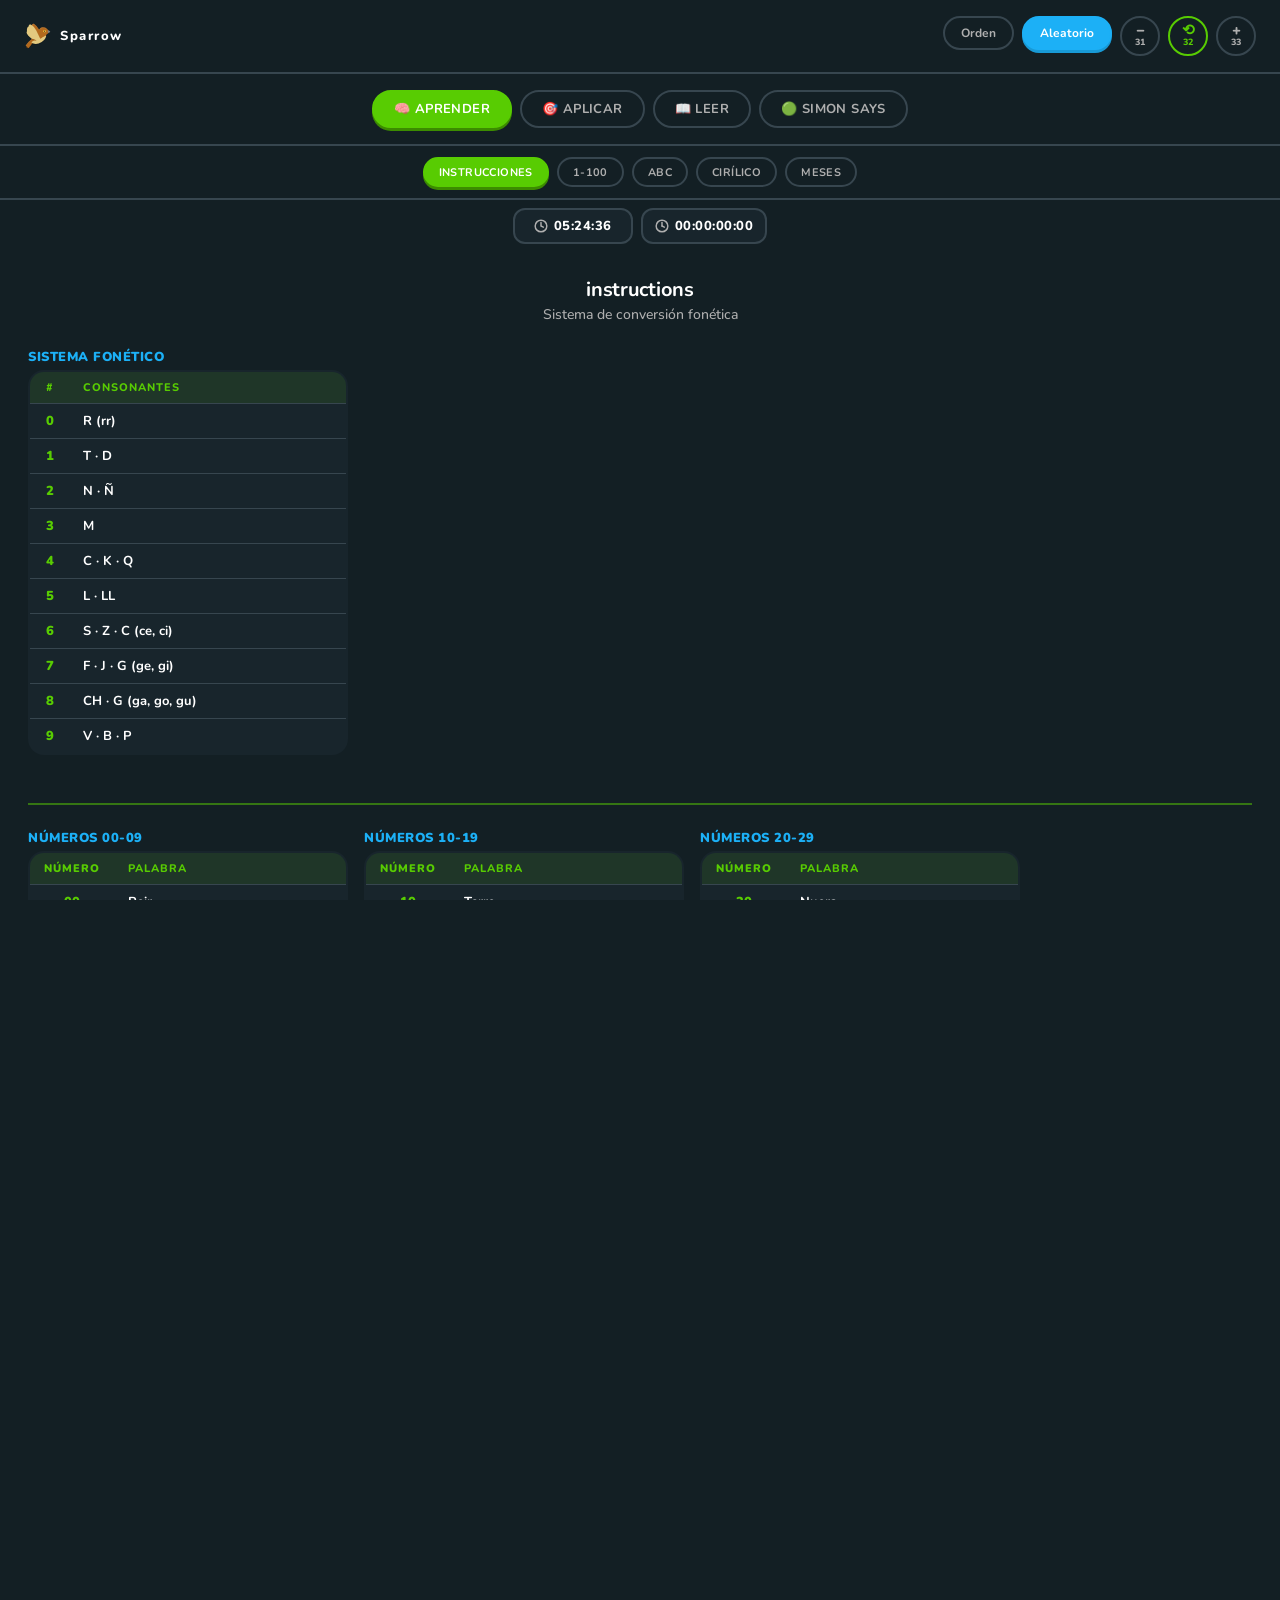
<file: index.html>
<!DOCTYPE html>
<html lang="es">
<head>
<meta charset="UTF-8">
<meta name="viewport" content="width=device-width, initial-scale=1.0, user-scalable=no, viewport-fit=cover">
<meta name="theme-color" content="#131F24">
<meta name="apple-mobile-web-app-capable" content="yes">
<meta name="apple-mobile-web-app-status-bar-style" content="black-translucent">
<meta name="apple-mobile-web-app-title" content="Sparrow">
<title>Sparrow</title>
<link rel="icon" type="image/svg+xml" href="synaptic.svg">
<link rel="apple-touch-icon" href="icons/icon-192.png">
<link rel="manifest" href="manifest.json">
<link rel="stylesheet" href="css/style.css">
</head>
<body>

<div class="app">

  <div class="top-bar">
    <div class="top-bar-brand">
      <img src="synaptic.svg" class="logo-icon" width="28" height="28" alt="">
      <span class="logo-text">Sparrow</span>
    </div>
    <div class="top-bar-pills">
      <button class="mode-pill" id="modeOrden">Orden</button>
      <button class="mode-pill active" id="modeAleatorio">Aleatorio</button>
      <button class="mode-pill font-pill" id="fontDown" title="Disminuir tamaño">
        <span class="font-sign">−</span>
        <span class="font-val" id="fontDownVal">15</span>
      </button>
      <button class="mode-pill font-pill font-reset" id="fontReset" title="Restablecer tamaño">
        <span class="font-sign">⟲</span>
        <span class="font-val" id="fontResetVal">64</span>
      </button>
      <button class="mode-pill font-pill" id="fontUp" title="Aumentar tamaño">
        <span class="font-sign">+</span>
        <span class="font-val" id="fontUpVal">17</span>
      </button>
    </div>
  </div>

  <nav class="category-pills" id="mainMenu">
    <button class="cat-pill main-pill aprender-pill" data-menu="aprender">🧠 Aprender</button>
    <button class="cat-pill main-pill aplicar-pill" data-menu="aplicar">🎯 Aplicar</button>
    <button class="cat-pill main-pill leer-pill" data-menu="leer">📖 Leer</button>
    <button class="cat-pill main-pill simon-pill" data-menu="simon">🟢 Simon Says</button>
  </nav>
  <nav class="sub-pills" id="subMenu"></nav>

  <div class="info-bar">
    <div class="info-module clock-module">
      <svg width="14" height="14" viewBox="0 0 24 24" fill="none" stroke="#AFAFAF" stroke-width="2.5" stroke-linecap="round" stroke-linejoin="round"><circle cx="12" cy="12" r="10"/><polyline points="12 6 12 12 16 14"/></svg>
      <span class="info-value" id="clockDisplay">00:00:00</span>
    </div>
    <div class="info-module timer-module">
      <svg width="14" height="14" viewBox="0 0 24 24" fill="none" stroke="#AFAFAF" stroke-width="2.5" stroke-linecap="round" stroke-linejoin="round"><circle cx="12" cy="12" r="10"/><line x1="12" y1="6" x2="12" y2="12"/><line x1="12" y1="12" x2="16" y2="14"/></svg>
      <span class="info-value" id="timerDisplay">00:00:00:00</span>
    </div>
  </div>

  <main class="content">
    <div class="lesson-header">
      <h2 class="lesson-title" id="lessonTitle">Selecciona un grupo</h2>
      <p class="lesson-subtitle" id="lessonSubtitle">para comenzar a memorizar</p>
    </div>
    <div class="numbers-config" id="numbersConfig" style="display:none">
      <div class="config-arrows">
        <button class="config-arrow" id="numCountUp">▲</button>
        <button class="config-arrow" id="numCountDown">▼</button>
      </div>
      <div class="config-row">
        <label class="config-label">Cantidad</label>
        <input type="number" class="config-input" id="numCount" value="2" min="1" max="100" inputmode="numeric">
      </div>
      <div class="config-row">
        <label class="config-label">Desde</label>
        <input type="number" class="config-input" id="numFrom" value="0" min="0" inputmode="numeric">
      </div>
      <div class="config-row">
        <label class="config-label">Hasta</label>
        <input type="number" class="config-input" id="numTo" value="9" min="1" inputmode="numeric">
      </div>
    </div>
    <div class="binario-config" id="binarioConfig" style="display:none">
      <div class="config-arrows">
        <button class="config-arrow" id="binCountUp">▲</button>
        <button class="config-arrow" id="binCountDown">▼</button>
      </div>
      <div class="config-row">
        <label class="config-label">Cantidad</label>
        <input type="number" class="config-input" id="binCount" value="5" min="1" max="50" inputmode="numeric">
      </div>
    </div>
    <div class="deck-config" id="deckConfig" style="display:none">
      <div class="deck-count-row">
        <div class="config-arrows">
          <button class="config-arrow" id="deckCountUp">▲</button>
          <button class="config-arrow" id="deckCountDown">▼</button>
        </div>
        <div class="config-row">
          <label class="config-label">Cantidad</label>
          <input type="number" class="config-input" id="deckCount" value="1" min="1" max="52" inputmode="numeric">
        </div>
      </div>
      <div class="deck-suits" id="deckSuits">
        <button class="mode-pill suit-pill active" id="suitAll" title="Todos los palos" aria-label="Todos los palos">
          <svg width="18" height="18" viewBox="0 0 24 24" fill="none" stroke="currentColor" stroke-width="2" stroke-linecap="round" stroke-linejoin="round"><rect x="3" y="6" width="16" height="14" rx="2"/><path d="M6 4h13a2 2 0 0 1 2 2v11"/></svg>
        </button>
        <button class="mode-pill suit-pill active" data-suit="♥">♥</button>
        <button class="mode-pill suit-pill active" data-suit="♣">♣</button>
        <button class="mode-pill suit-pill active" data-suit="♠">♠</button>
        <button class="mode-pill suit-pill active" data-suit="♦">♦</button>
      </div>
    </div>
    <div class="personal-config" id="personalConfig" style="display:none">
      <textarea class="personal-textarea" id="personalTextarea" rows="3" placeholder="Pega tus palabras... (coma, espacio o salto de línea)"></textarea>
      <div class="personal-modes">
        <button class="mode-pill" id="personalWord">Palabras</button>
        <button class="mode-pill" id="personalFrases">Frases</button>
        <button class="mode-pill active" id="personalStory">Historia</button>
      </div>
    </div>
    <div class="instructions-table" id="instructionsTable" style="display:none">
      <div class="instru-block">
        <div class="instru-title">Sistema fonético</div>
        <table>
          <thead><tr><th>#</th><th>Consonantes</th></tr></thead>
          <tbody>
            <tr><td>0</td><td>R (rr)</td></tr>
            <tr><td>1</td><td>T · D</td></tr>
            <tr><td>2</td><td>N · Ñ</td></tr>
            <tr><td>3</td><td>M</td></tr>
            <tr><td>4</td><td>C · K · Q</td></tr>
            <tr><td>5</td><td>L · LL</td></tr>
            <tr><td>6</td><td>S · Z · C (ce, ci)</td></tr>
            <tr><td>7</td><td>F · J · G (ge, gi)</td></tr>
            <tr><td>8</td><td>CH · G (ga, go, gu)</td></tr>
            <tr><td>9</td><td>V · B · P</td></tr>
          </tbody>
        </table>
      </div>
      <hr class="instru-hr">
      <div class="instru-group">
        <div class="instru-block">
          <div class="instru-title">Números 00-09</div>
          <table>
            <thead><tr><th>Número</th><th>Palabra</th></tr></thead>
            <tbody>
              <tr><td>00</td><td>Reir</td></tr>
              <tr><td>0</td><td>Aro</td></tr>
              <tr><td>1</td><td>Tea</td></tr>
              <tr><td>2</td><td>Noe</td></tr>
              <tr><td>3</td><td>Amo</td></tr>
              <tr><td>4</td><td>Oca</td></tr>
              <tr><td>5</td><td>Ley</td></tr>
              <tr><td>6</td><td>Oso</td></tr>
              <tr><td>7</td><td>Fea</td></tr>
              <tr><td>8</td><td>Ucha</td></tr>
              <tr><td>9</td><td>Ave</td></tr>
            </tbody>
          </table>
        </div>
        <div class="instru-block">
          <div class="instru-title">Números 10-19</div>
          <table>
            <thead><tr><th>Número</th><th>Palabra</th></tr></thead>
            <tbody>
              <tr><td>10</td><td>Torre</td></tr>
              <tr><td>11</td><td>Teta</td></tr>
              <tr><td>12</td><td>Tina</td></tr>
              <tr><td>13</td><td>Tomo</td></tr>
              <tr><td>14</td><td>Taco</td></tr>
              <tr><td>15</td><td>Tela</td></tr>
              <tr><td>16</td><td>Tez</td></tr>
              <tr><td>17</td><td>Tufo</td></tr>
              <tr><td>18</td><td>Techo</td></tr>
              <tr><td>19</td><td>Tubo</td></tr>
            </tbody>
          </table>
        </div>
        <div class="instru-block">
          <div class="instru-title">Números 20-29</div>
          <table>
            <thead><tr><th>Número</th><th>Palabra</th></tr></thead>
            <tbody>
              <tr><td>20</td><td>Nuera</td></tr>
              <tr><td>21</td><td>Nido</td></tr>
              <tr><td>22</td><td>Niño</td></tr>
              <tr><td>23</td><td>Nomo</td></tr>
              <tr><td>24</td><td>Naco</td></tr>
              <tr><td>25</td><td>Nilo</td></tr>
              <tr><td>26</td><td>Nuez</td></tr>
              <tr><td>27</td><td>Naife</td></tr>
              <tr><td>28</td><td>Nicho</td></tr>
              <tr><td>29</td><td>Nube</td></tr>
            </tbody>
          </table>
        </div>
        <div class="instru-block">
          <div class="instru-title">Números 30-39</div>
          <table>
            <thead><tr><th>Número</th><th>Palabra</th></tr></thead>
            <tbody>
              <tr><td>30</td><td>Mar</td></tr>
              <tr><td>31</td><td>Mito</td></tr>
              <tr><td>32</td><td>Mono</td></tr>
              <tr><td>33</td><td>Mama</td></tr>
              <tr><td>34</td><td>Meca</td></tr>
              <tr><td>35</td><td>Mulo</td></tr>
              <tr><td>36</td><td>Mesa</td></tr>
              <tr><td>37</td><td>Mufo</td></tr>
              <tr><td>38</td><td>Mecha</td></tr>
              <tr><td>39</td><td>Mapa</td></tr>
            </tbody>
          </table>
        </div>
        <div class="instru-block">
          <div class="instru-title">Números 40-49</div>
          <table>
            <thead><tr><th>Número</th><th>Palabra</th></tr></thead>
            <tbody>
              <tr><td>40</td><td>Corro</td></tr>
              <tr><td>41</td><td>Codo</td></tr>
              <tr><td>42</td><td>Cuna</td></tr>
              <tr><td>43</td><td>Cama</td></tr>
              <tr><td>44</td><td>Coco</td></tr>
              <tr><td>45</td><td>Cola</td></tr>
              <tr><td>46</td><td>Cazo</td></tr>
              <tr><td>47</td><td>Café</td></tr>
              <tr><td>48</td><td>Coche</td></tr>
              <tr><td>49</td><td>Cubo</td></tr>
            </tbody>
          </table>
        </div>
        <div class="instru-block">
          <div class="instru-title">Números 50-59</div>
          <table>
            <thead><tr><th>Número</th><th>Palabra</th></tr></thead>
            <tbody>
              <tr><td>50</td><td>Lira</td></tr>
              <tr><td>51</td><td>Loto</td></tr>
              <tr><td>52</td><td>Luna</td></tr>
              <tr><td>53</td><td>Lima</td></tr>
              <tr><td>54</td><td>Loco</td></tr>
              <tr><td>55</td><td>Lulu</td></tr>
              <tr><td>56</td><td>Lazo</td></tr>
              <tr><td>57</td><td>Elfo</td></tr>
              <tr><td>58</td><td>Lucha</td></tr>
              <tr><td>59</td><td>Lupa</td></tr>
            </tbody>
          </table>
        </div>
        <div class="instru-block">
          <div class="instru-title">Números 60-69</div>
          <table>
            <thead><tr><th>Número</th><th>Palabra</th></tr></thead>
            <tbody>
              <tr><td>60</td><td>Suero</td></tr>
              <tr><td>61</td><td>Ostia</td></tr>
              <tr><td>62</td><td>Zona</td></tr>
              <tr><td>63</td><td>Sima</td></tr>
              <tr><td>64</td><td>Saco</td></tr>
              <tr><td>65</td><td>Sol</td></tr>
              <tr><td>66</td><td>Seso</td></tr>
              <tr><td>67</td><td>Sofa</td></tr>
              <tr><td>68</td><td>Asecho</td></tr>
              <tr><td>69</td><td>Sapo</td></tr>
            </tbody>
          </table>
        </div>
        <div class="instru-block">
          <div class="instru-title">Números 70-79</div>
          <table>
            <thead><tr><th>Número</th><th>Palabra</th></tr></thead>
            <tbody>
              <tr><td>70</td><td>Faro</td></tr>
              <tr><td>71</td><td>Foto</td></tr>
              <tr><td>72</td><td>Faena</td></tr>
              <tr><td>73</td><td>Fama</td></tr>
              <tr><td>74</td><td>Foca</td></tr>
              <tr><td>75</td><td>Fiel</td></tr>
              <tr><td>76</td><td>Fosa</td></tr>
              <tr><td>77</td><td>Fofo</td></tr>
              <tr><td>78</td><td>Ficha</td></tr>
              <tr><td>79</td><td>Fobia</td></tr>
            </tbody>
          </table>
        </div>
        <div class="instru-block">
          <div class="instru-title">Números 80-89</div>
          <table>
            <thead><tr><th>Número</th><th>Palabra</th></tr></thead>
            <tbody>
              <tr><td>80</td><td>Chorro</td></tr>
              <tr><td>81</td><td>Chita</td></tr>
              <tr><td>82</td><td>Chino</td></tr>
              <tr><td>83</td><td>Chama</td></tr>
              <tr><td>84</td><td>Cheque</td></tr>
              <tr><td>85</td><td>Chal</td></tr>
              <tr><td>86</td><td>Choza</td></tr>
              <tr><td>87</td><td>Enchufa</td></tr>
              <tr><td>88</td><td>Chacha</td></tr>
              <tr><td>89</td><td>Chapa</td></tr>
            </tbody>
          </table>
        </div>
        <div class="instru-block">
          <div class="instru-title">Números 90-99</div>
          <table>
            <thead><tr><th>Número</th><th>Palabra</th></tr></thead>
            <tbody>
              <tr><td>90</td><td>Burro</td></tr>
              <tr><td>91</td><td>Pito</td></tr>
              <tr><td>92</td><td>Pino</td></tr>
              <tr><td>93</td><td>Puma</td></tr>
              <tr><td>94</td><td>Vaca</td></tr>
              <tr><td>95</td><td>Bala</td></tr>
              <tr><td>96</td><td>Buzo</td></tr>
              <tr><td>97</td><td>Bife</td></tr>
              <tr><td>98</td><td>Bache</td></tr>
              <tr><td>99</td><td>Pipa</td></tr>
            </tbody>
          </table>
        </div>
        <div class="instru-block">
          <div class="instru-title">Números 100</div>
          <table>
            <thead><tr><th>Número</th><th>Palabra</th></tr></thead>
            <tbody>
              <tr><td>100</td><td>Torero</td></tr>
            </tbody>
          </table>
        </div>
      </div>
      <hr class="instru-hr">
      <div class="instru-group">
        <div class="instru-block">
          <div class="instru-title">Cirílico 1-10</div>
          <table>
            <thead><tr><th>#</th><th>Cirílico</th><th>IPA</th></tr></thead>
            <tbody>
              <tr><td>1</td><td>А а</td><td>/a/</td></tr>
              <tr><td>2</td><td>Б б</td><td>/b/</td></tr>
              <tr><td>3</td><td>В в</td><td>/v/</td></tr>
              <tr><td>4</td><td>Г г</td><td>/ɡ/</td></tr>
              <tr><td>5</td><td>Д д</td><td>/d/</td></tr>
              <tr><td>6</td><td>Е е</td><td>/je/, /e/</td></tr>
              <tr><td>7</td><td>Ё ё</td><td>/jo/</td></tr>
              <tr><td>8</td><td>Ж ж</td><td>/ʐ/</td></tr>
              <tr><td>9</td><td>З з</td><td>/z/</td></tr>
              <tr><td>10</td><td>И и</td><td>/i/</td></tr>
            </tbody>
          </table>
        </div>
        <div class="instru-block">
          <div class="instru-title">Cirílico 11-20</div>
          <table>
            <thead><tr><th>#</th><th>Cirílico</th><th>IPA</th></tr></thead>
            <tbody>
              <tr><td>11</td><td>Й й</td><td>/j/</td></tr>
              <tr><td>12</td><td>К к</td><td>/k/</td></tr>
              <tr><td>13</td><td>Л л</td><td>/ɫ/, /lʲ/</td></tr>
              <tr><td>14</td><td>М м</td><td>/m/</td></tr>
              <tr><td>15</td><td>Н н</td><td>/n/</td></tr>
              <tr><td>16</td><td>О о</td><td>/o/, /ɐ/</td></tr>
              <tr><td>17</td><td>П п</td><td>/p/</td></tr>
              <tr><td>18</td><td>Р р</td><td>/r/</td></tr>
              <tr><td>19</td><td>С с</td><td>/s/</td></tr>
              <tr><td>20</td><td>Т т</td><td>/t/</td></tr>
            </tbody>
          </table>
        </div>
        <div class="instru-block">
          <div class="instru-title">Cirílico 21-30</div>
          <table>
            <thead><tr><th>#</th><th>Cirílico</th><th>IPA</th></tr></thead>
            <tbody>
              <tr><td>21</td><td>У у</td><td>/u/</td></tr>
              <tr><td>22</td><td>Ф ф</td><td>/f/</td></tr>
              <tr><td>23</td><td>Х х</td><td>/x/</td></tr>
              <tr><td>24</td><td>Ц ц</td><td>/t͡s/</td></tr>
              <tr><td>25</td><td>Ч ч</td><td>/t͡ɕ/</td></tr>
              <tr><td>26</td><td>Ш ш</td><td>/ʂ/</td></tr>
              <tr><td>27</td><td>Щ щ</td><td>/ɕː/</td></tr>
              <tr><td>28</td><td>Ъ ъ</td><td>—</td></tr>
              <tr><td>29</td><td>Ы ы</td><td>/ɨ/</td></tr>
              <tr><td>30</td><td>Ь ь</td><td>—</td></tr>
            </tbody>
          </table>
        </div>
        <div class="instru-block">
          <div class="instru-title">Cirílico 31-33</div>
          <table>
            <thead><tr><th>#</th><th>Cirílico</th><th>IPA</th></tr></thead>
            <tbody>
              <tr><td>31</td><td>Э э</td><td>/e/</td></tr>
              <tr><td>32</td><td>Ю ю</td><td>/ju/</td></tr>
              <tr><td>33</td><td>Я я</td><td>/ja/</td></tr>
            </tbody>
          </table>
        </div>
      </div>
      <hr class="instru-hr">
      <div class="instru-group">
        <div class="instru-block">
          <div class="instru-title">Cartas ♥ Corazón</div>
          <table>
            <thead><tr><th>Carta</th><th>Código</th><th>Palabra</th></tr></thead>
            <tbody>
              <tr><td>♥ A</td><td>C1</td><td>Cero</td></tr>
              <tr><td>♥ 2</td><td>C2</td><td>Cada</td></tr>
              <tr><td>♥ 3</td><td>C3</td><td>Cano</td></tr>
              <tr><td>♥ 4</td><td>C4</td><td>Cima</td></tr>
              <tr><td>♥ 5</td><td>C5</td><td>Caqui</td></tr>
              <tr><td>♥ 6</td><td>C6</td><td>Cala</td></tr>
              <tr><td>♥ 7</td><td>C7</td><td>Cese</td></tr>
              <tr><td>♥ 8</td><td>C8</td><td>Ceja</td></tr>
              <tr><td>♥ 9</td><td>C9</td><td>Cacho</td></tr>
              <tr><td>♥ 10</td><td>C10</td><td>Cebo</td></tr>
              <tr><td>♥ J</td><td>C11</td><td>Coro</td></tr>
              <tr><td>♥ Q</td><td>C12</td><td>Cono</td></tr>
              <tr><td>♥ K</td><td>C13</td><td>Cuajo</td></tr>
            </tbody>
          </table>
        </div>
        <div class="instru-block">
          <div class="instru-title">Cartas ♣ Trébol</div>
          <table>
            <thead><tr><th>Carta</th><th>Código</th><th>Palabra</th></tr></thead>
            <tbody>
              <tr><td>♣ A</td><td>T1</td><td>Toro</td></tr>
              <tr><td>♣ 2</td><td>T2</td><td>Todo</td></tr>
              <tr><td>♣ 3</td><td>T3</td><td>Tuno</td></tr>
              <tr><td>♣ 4</td><td>T4</td><td>Timo</td></tr>
              <tr><td>♣ 5</td><td>T5</td><td>Tique</td></tr>
              <tr><td>♣ 6</td><td>T6</td><td>Tala</td></tr>
              <tr><td>♣ 7</td><td>T7</td><td>Tiza</td></tr>
              <tr><td>♣ 8</td><td>T8</td><td>Tifo</td></tr>
              <tr><td>♣ 9</td><td>T9</td><td>Toga</td></tr>
              <tr><td>♣ 10</td><td>T10</td><td>Topo</td></tr>
              <tr><td>♣ J</td><td>T11</td><td>Tira</td></tr>
              <tr><td>♣ Q</td><td>T12</td><td>Tuna</td></tr>
              <tr><td>♣ K</td><td>T13</td><td>Tuco</td></tr>
            </tbody>
          </table>
        </div>
        <div class="instru-block">
          <div class="instru-title">Cartas ♠ Picas</div>
          <table>
            <thead><tr><th>Carta</th><th>Código</th><th>Palabra</th></tr></thead>
            <tbody>
              <tr><td>♠ A</td><td>P1</td><td>Paro</td></tr>
              <tr><td>♠ 2</td><td>P2</td><td>Poda</td></tr>
              <tr><td>♠ 3</td><td>P3</td><td>Pana</td></tr>
              <tr><td>♠ 4</td><td>P4</td><td>Pomo</td></tr>
              <tr><td>♠ 5</td><td>P5</td><td>Pique</td></tr>
              <tr><td>♠ 6</td><td>P6</td><td>Pelo</td></tr>
              <tr><td>♠ 7</td><td>P7</td><td>Pozo</td></tr>
              <tr><td>♠ 8</td><td>P8</td><td>Paje</td></tr>
              <tr><td>♠ 9</td><td>P9</td><td>Pago</td></tr>
              <tr><td>♠ 10</td><td>P10</td><td>Pavo</td></tr>
              <tr><td>♠ J</td><td>P11</td><td>Puro</td></tr>
              <tr><td>♠ Q</td><td>P12</td><td>Poca</td></tr>
              <tr><td>♠ K</td><td>P13</td><td>Puya</td></tr>
            </tbody>
          </table>
        </div>
        <div class="instru-block">
          <div class="instru-title">Cartas ♦ Diamantes</div>
          <table>
            <thead><tr><th>Carta</th><th>Código</th><th>Palabra</th></tr></thead>
            <tbody>
              <tr><td>♦ A</td><td>D1</td><td>Doro</td></tr>
              <tr><td>♦ 2</td><td>D2</td><td>Dato</td></tr>
              <tr><td>♦ 3</td><td>D3</td><td>Dona</td></tr>
              <tr><td>♦ 4</td><td>D4</td><td>Domo</td></tr>
              <tr><td>♦ 5</td><td>D5</td><td>Duque</td></tr>
              <tr><td>♦ 6</td><td>D6</td><td>Dólar</td></tr>
              <tr><td>♦ 7</td><td>D7</td><td>Deseo</td></tr>
              <tr><td>♦ 8</td><td>D8</td><td>Dije</td></tr>
              <tr><td>♦ 9</td><td>D9</td><td>Ducha</td></tr>
              <tr><td>♦ 10</td><td>D10</td><td>Debo</td></tr>
              <tr><td>♦ J</td><td>D11</td><td>Duro</td></tr>
              <tr><td>♦ Q</td><td>D12</td><td>Duda</td></tr>
              <tr><td>♦ K</td><td>D13</td><td>Duelo</td></tr>
            </tbody>
          </table>
        </div>
      </div>
      <hr class="instru-hr">
      <div class="instru-group">
        <div class="instru-block">
          <div class="instru-title">Meses del año</div>
          <table>
            <thead><tr><th>Mes</th><th>Casilla</th></tr></thead>
            <tbody>
              <tr><td>Enero</td><td>❄️ Hielo</td></tr>
              <tr><td>Febrero</td><td>💘 Cupido</td></tr>
              <tr><td>Marzo</td><td>🌸 Flor</td></tr>
              <tr><td>Abril</td><td>☔ Paraguas</td></tr>
              <tr><td>Mayo</td><td>🐝 Abeja</td></tr>
              <tr><td>Junio</td><td>🎓 Birrete</td></tr>
              <tr><td>Julio</td><td>🎆 Fuegos artificiales</td></tr>
              <tr><td>Agosto</td><td>🏖️ Playa</td></tr>
              <tr><td>Septiembre</td><td>📚 Libro</td></tr>
              <tr><td>Octubre</td><td>🎃 Calabaza</td></tr>
              <tr><td>Noviembre</td><td>🍂 Hoja</td></tr>
              <tr><td>Diciembre</td><td>🎄 Árbol de Navidad</td></tr>
            </tbody>
          </table>
        </div>
      </div>
      <hr class="instru-hr">
      <div class="instru-group">
        <div class="instru-block">
          <div class="instru-title">PAO</div>
          <table>
            <thead><tr><th>PAO · Dígito</th><th>Persona</th><th>Acción</th><th>Objeto</th></tr></thead>
            <tbody>
              <tr><td>0</td><td>Homero</td><td>corriendo</td><td>pelota</td></tr>
              <tr><td>1</td><td>Batman</td><td>saltando</td><td>espada</td></tr>
              <tr><td>2</td><td>Einstein</td><td>nadando</td><td>libro</td></tr>
              <tr><td>3</td><td>Messi</td><td>bailando</td><td>guitarra</td></tr>
              <tr><td>4</td><td>Drácula</td><td>volando</td><td>reloj</td></tr>
              <tr><td>5</td><td>Abuela</td><td>cocinando</td><td>sartén</td></tr>
              <tr><td>6</td><td>Hulk</td><td>rompiendo</td><td>martillo</td></tr>
              <tr><td>7</td><td>Sherlock</td><td>escribiendo</td><td>lupa</td></tr>
              <tr><td>8</td><td>Elvis</td><td>cantando</td><td>micrófono</td></tr>
              <tr><td>9</td><td>Frankenstein</td><td>durmiendo</td><td>almohada</td></tr>
            </tbody>
          </table>
        </div>
      </div>
    </div>
    <div class="card-wrapper" id="cardContainer">
      <div class="empty-state" id="emptyState" style="display:none"></div>
    </div>
    <div class="recall-compare" id="recallCompare" style="display:none">
      <input type="text" class="recall-input" id="recallInput" placeholder="Escribe lo que recuerdas..." autocomplete="off">
      <button class="compare-btn" id="compareBtn">COMPARAR</button>
      <svg class="clean-icon" id="cleanBtn" width="36" height="36" viewBox="0 0 64 64" xmlns="http://www.w3.org/2000/svg">
        <rect x="6" y="7" width="52" height="52" rx="5" ry="5" style="opacity:.2"/>
        <rect x="6" y="6" width="52" height="52" rx="5" ry="5" style="fill:#aa86f1"/>
        <path d="m11 6c-2.77 0-5 2.23-5 5v1c0-2.77 2.23-5 5-5h42c2.77 0 5 2.23 5 5v-1c0-2.77-2.23-5-5-5h-42z" style="fill:#ffffff;opacity:.2"/>
        <g transform="translate(-3,4.8e-4)">
          <path d="m29.248 30.132-3.4134 3.943-2.6318 2.595-2.93 1.9906-3.5234 1.8785-4.082 1.5367-2.5564 0.604-0.1102 0.336 0.1477 0.90234 0.5935 1.5039 1.2595 2.48 1.2246 1.8375 2.374 2.5184 1.0742 1.0883 0.96412 0.3418 4.3748-0.04102-2.5942 1.802-0.03759 0.4539 1.5576 1.2387 2.1136 1.2387c2.7324 1.543 5.1938-1.5066 5.1938-1.5066s-1.3248 2.3116-1.2434 3.1254h2.597l1.3723-0.22422 1.5576-0.79024-0.521 0.82578 2.8226 0.03554c2.9784-0.07104 4.9474-1.8138 6.7112-3.6804l1.853-2.2176 1.4475-2.2148 1.0742-2.029 1.708-4.0196 1.2971-3.2676 0.6311-1.7309h-0.615l-4.689-0.5496c-3.7654-1.0803-5.7944-3.895-9.284-6.0484l-2.8924-1.8047-2.2988-1.3891-0.333-0.48946-0.06714-0.1914-0.12622-0.08202z" style="fill:#fed24c"/>
          <path d="m50.3 5.4653-2.7268 5.2074-2.3582 5.3118-2.8854 5.7936-1.9936 4.7656-2.2156-0.9435-3.1906-1.3932h-0.7808l-0.66586 0.1887-1.0741 1.4293-3.1152 4.1674 0.14666 0.41354 0.33294 0.48982 2.2988 1.3892 2.8934 1.8027c3.4896 2.1536 5.5176 4.9682 9.283 6.0484l4.6882 0.5522h0.78872l0.05152-0.20878 0.68172-4.2518 0.55884-3.4368 0.05546-0.73472-0.40824-0.77086-2.7466-1.2767-1.5933-0.69458-0.97502-0.63436-0.11098-0.04818 0.13078-0.2128 1.629-4.0912 1.4665-3.6134 1.8351-4.8862 1.4189-3.4568 1.2049-3.0794 0.9897-2.9842c0.592-2.2294-2.012-3.435-3.614-0.8426z" style="fill:#c2352a"/>
          <path d="m29.248 30.131v2e-3l-3.4141 3.9414-2.6309 2.5957-2.9297 1.9902-3.523 1.879-4.082 1.537-2.557 0.604-0.111 0.336 0.10938 0.66797 2e-3 -0.0039 2.5566-0.60352 4.082-1.5371 3.5234-1.8789 2.9297-1.9902 2.6309-2.5957 3.4141-3.9414v-2e-3l0.12695 0.08203 0.06641 0.19141 0.33398 0.49023 2.2988 1.3887 2.8926 1.8047c3.4896 2.1534 5.5178 4.9685 9.2832 6.0488l4.6895 0.54883h0.25l0.36524-1h-0.616l-4.689-0.549c-3.765-1.081-5.794-3.896-9.283-6.049l-2.893-1.805-2.299-1.388-0.334-0.491-0.066-0.191zm-7.2344 24.516-1.459 0.01367-1.1348 0.78906-0.03906 0.45312 0.38477 0.30664zm6.2324 3.2266s-0.34091 0.42301-0.9082 0.87305c-0.201 0.49-0.363 0.967-0.334 1.253h0.22852c0.3584-0.96671 1.0137-2.127 1.0137-2.127zm24.057-53.87c-0.66118 0.050258-1.4032 0.48879-2.0039 1.4609h2e-3l-2.7285 5.207-2.3574 5.3125-2.8848 5.793-1.9941 4.7656-2.2148-0.94336-3.1914-1.3926h-0.78125l-0.66602 0.18945-1.0742 1.4277-3.1152 4.168 0.14844 0.41406 0.13672 0.20312 2.8301-3.7852 1.0742-1.4297 0.66602-0.1875h0.78125l3.1914 1.3926 2.2148 0.94336 1.9941-4.7656 2.8848-5.793 2.3574-5.3125 2.7285-5.207h-2e-3c1.302-2.1075 3.267-1.7065 3.64-0.2863 0.283-1.3246-0.568-2.2569-1.635-2.1758zm-6.7051 24.838-0.22852 0.57617-0.13086 0.21289 0.11133 0.04883 0.97461 0.63476 1.5938 0.69336 2.7461 1.2773 0.33398 0.63086 0.01953-0.125 0.05469-0.73438-0.4082-0.77148-2.7461-1.2773-1.5938-0.69336z" style="fill:#ffffff;opacity:.2"/>
          <path d="m49.189 41.686-0.26758 0.73047-1.2969 3.2676-1.707 4.0195-1.0742 2.0293-1.4473 2.2148-1.8535 2.2188c-1.7638 1.8666-3.7325 3.6086-6.7109 3.6797l-2.8223-0.03516 0.51953-0.82617-1.5566 0.79102-1.373 0.22266h-2.367c-0.147 0.396-0.252 0.764-0.228 1.001h2.5957l1.373-0.22461 1.5566-0.79102-0.51953 0.82617 2.8223 0.03516c2.9784-0.07104 4.9471-1.8131 6.7109-3.6797l1.8535-2.2188 1.4473-2.2148 1.0742-2.0293 1.707-4.0195 1.2969-3.2676 0.63281-1.7305zm-39.08 1.998-0.109 0.332 0.14844 0.90234 0.59375 1.5039 1.2598 2.4805 1.2246 1.8379 2.373 2.5176 1.0742 1.0879 0.96484 0.3418 2.916-0.02734 1.459-1.0137-4.375 0.04102-0.96484-0.3418-1.0742-1.0879-2.373-2.5176-1.2246-1.8379-1.2598-2.4805-0.59375-1.5039zm9.6562 12.525-0.3457 0.24024-0.03906 0.45312 1.5586 1.2383 2.1133 1.2402c1.7171 0.96964 3.3257 0.12637 4.2852-0.63476 0.36948-0.90512 0.9082-1.873 0.9082-1.873s-2.461 3.0508-5.1934 1.5078l-2.113-1.239zm34.173-50.029c-0.0092 0.042952-0.01182 0.083192-0.02344 0.12695l-0.99023 2.9844-1.2051 3.0801-1.418 3.457-1.8359 4.8848-1.4668 3.6152-1.6289 4.0898-0.13086 0.21289 0.11133 0.04883 0.24805 0.16211 1.4004-3.5137 1.4668-3.6133 1.8359-4.8867 1.418-3.457 1.2051-3.0801 0.99023-2.9844c0.111-0.41801 0.10948-0.79921 0.02344-1.127zm-24.359 24.43-0.28516 0.38281 0.14844 0.41406 0.33203 0.49023 2.2988 1.3887 2.8926 1.8027c3.4896 2.1536 5.5178 4.9686 9.2832 6.0488l4.689 0.55h0.78711l0.05273-0.20703 0.68164-4.252 0.55859-3.4375 0.05469-0.73438-0.07422-0.14062-0.53906 3.3105-0.68164 4.252-0.053 0.209h-0.787l-4.6895-0.55078c-3.7654-1.0802-5.7936-3.8952-9.2832-6.0488l-2.8926-1.8027-2.2988-1.3887z" style="opacity:.2"/>
        </g>
      </svg>
    </div>
  </main>

  <div class="bottom-controls">
    <div class="mode-bar">
      <button class="mode-pill" id="modeTraining">Entrenar</button>
      <button class="mode-pill active" id="modeRecall">Recordar</button>
    </div>
    <div class="speed-box">
      <div class="speed-label-row">
        <svg class="speed-icon-small" width="14" height="14" viewBox="0 0 24 24" fill="none" stroke="#AFAFAF" stroke-width="2.5" stroke-linecap="round"><circle cx="12" cy="12" r="10"/><polyline points="12 6 12 12 16 14"/></svg>
        <span class="speed-title">VELOCIDAD</span>
      </div>
      <div class="speed-input-row">
        <input type="text" class="speed-input" id="speedInput" value="0.10" inputmode="decimal" autocomplete="off">
        <div class="speed-arrows">
          <button class="speed-arrow" id="speedUp">▲</button>
          <button class="speed-arrow" id="speedDown">▼</button>
        </div>
        <span class="speed-unit">segundos</span>
      </div>
      <div class="speed-timer" id="speedTimer" style="display:none">
        <div class="timer-arrows">
          <div class="timer-col">
            <span class="timer-label">Min</span>
            <button class="speed-arrow" id="timerMinUp">▲</button>
            <button class="speed-arrow" id="timerMinDown">▼</button>
          </div>
          <div class="timer-col">
            <span class="timer-label">Seg</span>
            <button class="speed-arrow" id="timerSecUp">▲</button>
            <button class="speed-arrow" id="timerSecDown">▼</button>
          </div>
        </div>
        <div class="timer-display" id="timerValue">00:00</div>
      </div>
      <div class="speed-bar">
        <div class="speed-fill" id="speedFill"></div>
      </div>
      <div class="speed-limits">
        <span>0.10s</span>
        <span>5m59s</span>
      </div>
    </div>
    <div class="action-buttons">
      <button class="duo-btn play-btn" id="pauseBtn">
        <svg class="btn-icon" width="20" height="20" viewBox="0 0 24 24" fill="currentColor"><polygon points="5 3 19 12 5 21 5 3"/></svg>
        <span class="btn-label">COMENZAR</span>
      </button>
      <button class="duo-btn clear-btn" id="clearBtn">
        <svg class="btn-icon" width="20" height="20" viewBox="0 0 24 24" fill="none" stroke="currentColor" stroke-width="3" stroke-linecap="round"><line x1="6" y1="6" x2="18" y2="18"/><line x1="18" y1="6" x2="6" y2="18"/></svg>
        <span class="btn-label">LIMPIAR</span>
      </button>
    </div>
  </div>

  <footer class="footer">
    <div class="footer-container">
      <div class="footer-brand">
        <h3 class="footer-title">Sparrow</h3>
        <div class="footer-social">
          <a href="https://github.com/soyjacqueshauzeur" target="_blank" rel="noopener noreferrer" aria-label="GitHub">
            <svg width="20" height="20" viewBox="0 0 24 24" fill="currentColor"><path d="M12 0C5.374 0 0 5.373 0 12c0 5.302 3.438 9.8 8.207 11.387.599.111.793-.261.793-.577v-2.234c-3.338.726-4.033-1.416-4.033-1.416-.546-1.387-1.333-1.756-1.333-1.756-1.089-.745.083-.729.083-.729 1.205.084 1.839 1.237 1.839 1.237 1.07 1.834 2.807 1.304 3.492.997.107-.775.418-1.305.762-1.604-2.665-.305-5.467-1.334-5.467-5.931 0-1.311.469-2.381 1.236-3.221-.124-.303-.535-1.524.117-3.176 0 0 1.008-.322 3.301 1.23A11.509 11.509 0 0112 5.803c1.02.005 2.047.138 3.006.404 2.291-1.552 3.297-1.23 3.297-1.23.653 1.653.242 2.874.118 3.176.77.84 1.235 1.911 1.235 3.221 0 4.609-2.807 5.624-5.479 5.921.43.372.823 1.102.823 2.222v3.293c0 .319.192.694.801.576C20.566 21.797 24 17.3 24 12c0-6.627-5.373-12-12-12z"/></svg>
          </a>
          <a href="https://t.me/soyjacqueshauzeur" target="_blank" rel="noopener noreferrer" aria-label="Telegram">
            <svg width="20" height="20" viewBox="0 0 24 24" fill="currentColor"><path d="M12 2C6.48 2 2 6.48 2 12s4.48 10 10 10 10-4.48 10-10S17.52 2 12 2zm4.64 6.8c-.15 1.58-.8 5.42-1.13 7.19-.14.75-.42 1-.68 1.03-.58.05-1.02-.38-1.58-.75-.88-.58-1.38-.94-2.23-1.5-.99-.65-.35-1.01.22-1.59.15-.15 2.71-2.48 2.76-2.69a.2.2 0 0 0-.05-.18c-.06-.05-.14-.03-.21-.02-.09.02-1.49.95-4.22 2.79-.4.27-.76.41-1.08.4-.36-.01-1.04-.2-1.55-.37-.63-.2-1.12-.31-1.08-.66.02-.18.27-.36.74-.55 2.87-1.25 4.79-2.08 5.76-2.48 2.74-1.14 3.31-1.34 3.68-1.34.08 0 .27.02.39.12.1.08.13.19.14.27-.01.06.01.24 0 .38z"/></svg>
          </a>
          <a href="https://instagram.com/soyjacqueshauzeur" target="_blank" rel="noopener noreferrer" aria-label="Instagram">
            <svg width="20" height="20" viewBox="0 0 24 24" fill="currentColor"><path d="M12 2.163c3.204 0 3.584.012 4.85.07 3.252.148 4.771 1.691 4.919 4.919.058 1.265.069 1.645.069 4.849 0 3.205-.012 3.584-.069 4.849-.149 3.225-1.664 4.771-4.919 4.919-1.266.058-1.644.07-4.85.07-3.204 0-3.584-.012-4.849-.07-3.26-.149-4.771-1.699-4.919-4.92-.058-1.265-.07-1.644-.07-4.849 0-3.204.013-3.583.07-4.849.149-3.227 1.664-4.771 4.919-4.919 1.266-.057 1.645-.069 4.849-.069zm0-2.163c-3.259 0-3.667.014-4.947.072-4.358.2-6.78 2.618-6.98 6.98-.059 1.281-.073 1.689-.073 4.948 0 3.259.014 3.668.072 4.948.2 4.358 2.618 6.78 6.98 6.98 1.281.058 1.689.072 4.948.072 3.259 0 3.668-.014 4.948-.072 4.354-.2 6.782-2.618 6.979-6.98.059-1.28.073-1.689.073-4.948 0-3.259-.014-3.667-.072-4.947-.196-4.354-2.617-6.78-6.979-6.98-1.281-.059-1.69-.073-4.949-.073zm0 5.838c-3.403 0-6.162 2.759-6.162 6.162s2.759 6.163 6.162 6.163 6.162-2.759 6.162-6.163c0-3.403-2.759-6.162-6.162-6.162zm0 10.162c-2.209 0-4-1.79-4-4 0-2.209 1.791-4 4-4s4 1.791 4 4c0 2.21-1.791 4-4 4zm6.406-11.845c-.796 0-1.441.645-1.441 1.44s.645 1.44 1.441 1.44c.795 0 1.439-.645 1.439-1.44s-.644-1.44-1.439-1.44z"/></svg>
          </a>
        </div>
      </div>
      <div class="footer-divider"></div>
      <div class="footer-bottom">
        <span class="footer-copyright">Web Dev &copy;<script>document.write(new Date().getFullYear());</script> | <a href="https://t.me/soyjacqueshauzeur">@soyjacqueshauzeur</a></span>
        <div class="footer-links">
          <a href="#">Terms & Conditions</a>
          <a href="#">Privacy Policy</a>
        </div>
      </div>
    </div>
  </footer>

</div>

<script src="js/datos.js"></script>
<script src="js/juego-numbers.js"></script>
<script src="js/juego-binario.js"></script>
<script src="js/juego-deck.js"></script>
<script src="js/juego-personal.js"></script>
<script src="js/script.js"></script>
<script src="js/lectura.js" defer></script>
<script src="js/simon.js" defer></script>
<script src="js/juego-pao.js" defer></script>
<script src="js/complemento.js" defer></script>
<script src="js/animales.js" defer></script>
<script>
if ('serviceWorker' in navigator) {
  navigator.serviceWorker.register('sw.js').catch(function () {});
}
</script>
</body>
</html>
</file>
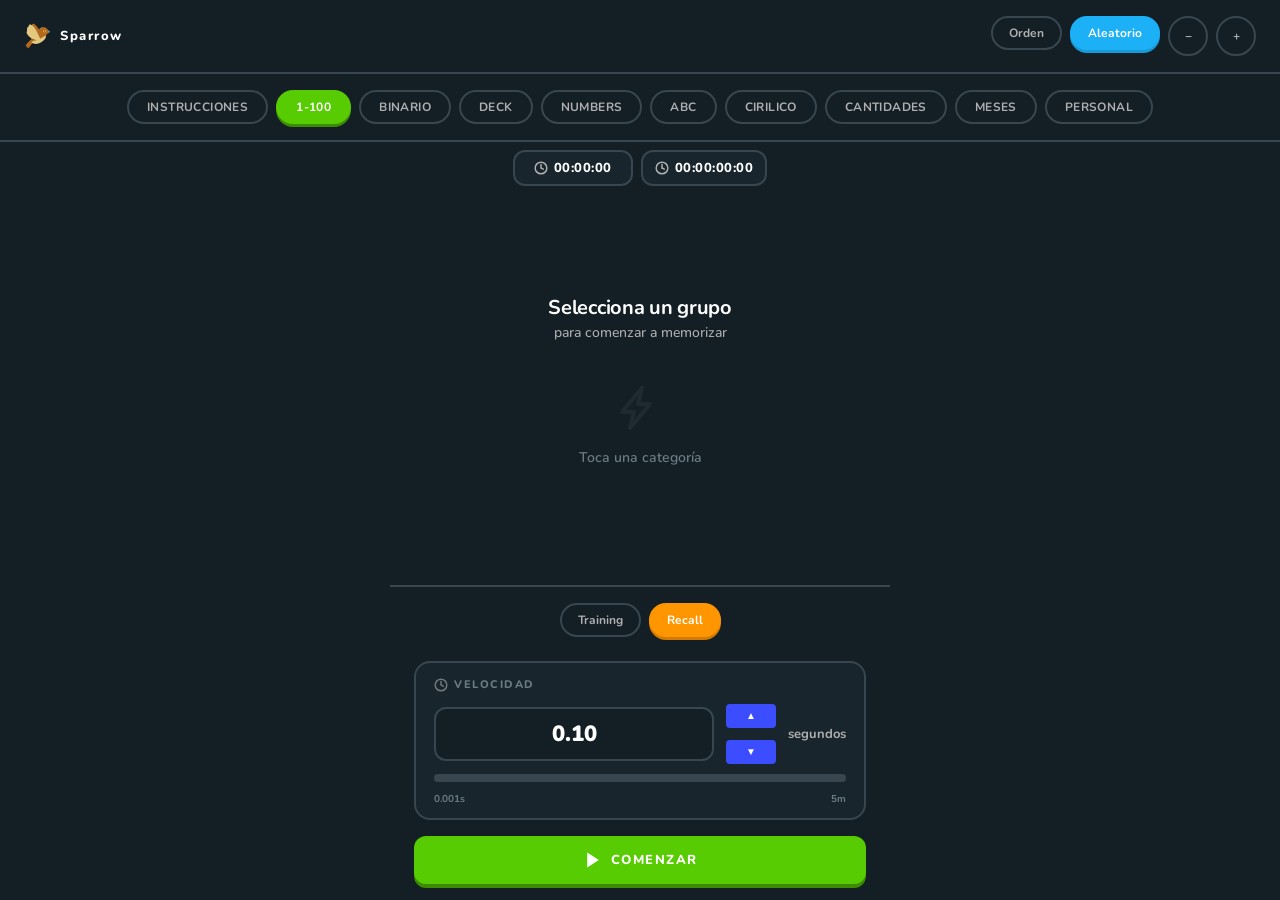
<file: memory-plus-plus.html>
<!DOCTYPE html>
<html lang="es">
<head>
<meta charset="UTF-8">
<meta name="viewport" content="width=device-width, initial-scale=1.0, user-scalable=no">
<title>Sparrow</title>
<link rel="stylesheet" href="css/style.css">
</head>
<body>

<div class="app">

  <div class="top-bar">
    <div class="top-bar-brand">
      <img src="synaptic.svg" class="logo-icon" width="28" height="28" alt="">
      <span class="logo-text">Sparrow</span>
    </div>
    <div class="top-bar-pills">
      <button class="mode-pill" id="modeOrden">Orden</button>
      <button class="mode-pill active" id="modeAleatorio">Aleatorio</button>
      <button class="mode-pill font-pill" id="fontDown">−</button>
      <button class="mode-pill font-pill" id="fontUp">+</button>
    </div>
  </div>

  <nav class="category-pills">
    <button class="cat-pill" data-set="instructions">Instrucciones</button>
    <button class="cat-pill active" data-set="1-100">1-100</button>
    <button class="cat-pill" data-set="binario">Binario</button>
    <button class="cat-pill" data-set="deck">Deck</button>
    <button class="cat-pill" data-set="numbers">Numbers</button>
    <button class="cat-pill" data-set="abc">ABC</button>
    <button class="cat-pill" data-set="cirilico">Cirilico</button>
    <button class="cat-pill" data-set="cantidades">Cantidades</button>
    <button class="cat-pill" data-set="meses">Meses</button>
    <button class="cat-pill" data-set="personal">Personal</button>
  </nav>

  <div class="info-bar">
    <div class="info-module clock-module">
      <svg width="14" height="14" viewBox="0 0 24 24" fill="none" stroke="#AFAFAF" stroke-width="2.5" stroke-linecap="round" stroke-linejoin="round"><circle cx="12" cy="12" r="10"/><polyline points="12 6 12 12 16 14"/></svg>
      <span class="info-value" id="clockDisplay">00:00:00</span>
    </div>
    <div class="info-module timer-module">
      <svg width="14" height="14" viewBox="0 0 24 24" fill="none" stroke="#AFAFAF" stroke-width="2.5" stroke-linecap="round" stroke-linejoin="round"><circle cx="12" cy="12" r="10"/><line x1="12" y1="6" x2="12" y2="12"/><line x1="12" y1="12" x2="16" y2="14"/></svg>
      <span class="info-value" id="timerDisplay">00:00:00:00</span>
    </div>
  </div>

  <main class="content">
    <div class="lesson-header">
      <h2 class="lesson-title" id="lessonTitle">Selecciona un grupo</h2>
      <p class="lesson-subtitle" id="lessonSubtitle">para comenzar a memorizar</p>
    </div>
    <div class="numbers-config" id="numbersConfig" style="display:none">
      <div class="config-row">
        <label class="config-label">Cantidad</label>
        <input type="number" class="config-input" id="numCount" value="2" min="1" max="100" inputmode="numeric">
      </div>
      <div class="config-row">
        <label class="config-label">Desde</label>
        <input type="number" class="config-input" id="numFrom" value="0" min="0" inputmode="numeric">
      </div>
      <div class="config-row">
        <label class="config-label">Hasta</label>
        <input type="number" class="config-input" id="numTo" value="100" min="1" inputmode="numeric">
      </div>
    </div>
    <div class="binario-config" id="binarioConfig" style="display:none">
      <div class="config-row">
        <label class="config-label">Cantidad</label>
        <input type="number" class="config-input" id="binCount" value="5" min="1" max="50" inputmode="numeric">
      </div>
    </div>
    <div class="deck-config" id="deckConfig" style="display:none">
      <div class="config-row">
        <label class="config-label">Cantidad</label>
        <input type="number" class="config-input" id="deckCount" value="1" min="1" max="52" inputmode="numeric">
      </div>
    </div>
    <div class="personal-config" id="personalConfig" style="display:none">
      <textarea class="personal-textarea" id="personalTextarea" rows="3" placeholder="Pega tus palabras... (coma, espacio o salto de línea)"></textarea>
    </div>
    <div class="instructions-table" id="instructionsTable" style="display:none">
      <table>
        <thead><tr><th>#</th><th>Consonantes</th></tr></thead>
        <tbody>
          <tr><td>0</td><td>R (rr)</td></tr>
          <tr><td>1</td><td>T · D</td></tr>
          <tr><td>2</td><td>N · Ñ</td></tr>
          <tr><td>3</td><td>M</td></tr>
          <tr><td>4</td><td>C · K · Q</td></tr>
          <tr><td>5</td><td>L · LL</td></tr>
          <tr><td>6</td><td>S · Z · C (ce, ci)</td></tr>
          <tr><td>7</td><td>F · J · G (ge, gi)</td></tr>
          <tr><td>8</td><td>CH · G (ga, go, gu)</td></tr>
          <tr><td>9</td><td>V · B · P</td></tr>
        </tbody>
      </table>
    </div>
    <div class="card-wrapper" id="cardContainer">
      <div class="empty-state" id="emptyState">
        <svg width="48" height="48" viewBox="0 0 24 24" fill="none" stroke="#37464F" stroke-width="2" stroke-linecap="round" stroke-linejoin="round"><path d="M13 2L3 14h6l-2 8 10-12h-6l2-8z"/></svg>
        <span>Toca una categoría</span>
      </div>
    </div>
    <div class="recall-compare" id="recallCompare" style="display:none">
      <input type="text" class="recall-input" id="recallInput" placeholder="Escribe lo que recuerdas..." autocomplete="off">
      <button class="compare-btn" id="compareBtn">COMPARAR</button>
    </div>
  </main>

  <div class="bottom-controls">
    <div class="mode-bar">
      <button class="mode-pill" id="modeTraining">Training</button>
      <button class="mode-pill active" id="modeRecall">Recall</button>
    </div>
    <div class="speed-box">
      <div class="speed-label-row">
        <svg class="speed-icon-small" width="14" height="14" viewBox="0 0 24 24" fill="none" stroke="#AFAFAF" stroke-width="2.5" stroke-linecap="round"><circle cx="12" cy="12" r="10"/><polyline points="12 6 12 12 16 14"/></svg>
        <span class="speed-title">VELOCIDAD</span>
      </div>
      <div class="speed-input-row">
        <input type="text" class="speed-input" id="speedInput" value="0.10" inputmode="decimal" autocomplete="off">
        <div class="speed-arrows">
          <button class="speed-arrow" id="speedUp">▲</button>
          <button class="speed-arrow" id="speedDown">▼</button>
        </div>
        <span class="speed-unit">segundos</span>
      </div>
      <div class="speed-bar">
        <div class="speed-fill" id="speedFill"></div>
      </div>
      <div class="speed-limits">
        <span>0.001s</span>
        <span>5m</span>
      </div>
    </div>
    <button class="duo-btn play-btn" id="pauseBtn">
      <svg class="btn-icon" width="20" height="20" viewBox="0 0 24 24" fill="currentColor"><polygon points="5 3 19 12 5 21 5 3"/></svg>
      <span class="btn-label">COMENZAR</span>
    </button>
  </div>

</div>

<script src="js/script.js"></script>
</body>
</html>
</file>
<file: css/style.css>
@import url('https://fonts.googleapis.com/css2?family=Nunito:wght@400;500;600;700;800;900&display=swap');

:root {
  --bg: #131F24;
  --bg-darker: #0B1418;
  --bg-card: #18252C;
  --border: #37464F;
  --text: #FFFFFF;
  --text-muted: #AFAFAF;
  --text-dim: #6B7B83;
  --green: #58CC02;
  --green-dark: #46A302;
  --green-shadow: #3C8C00;
  --blue: #1CB0F6;
  --blue-dark: #189AD6;
  --orange: #FF9600;
  --sp-xs: 4px;
  --sp-sm: 8px;
  --sp-md: 16px;
  --sp-lg: 24px;
  --radius-sm: 8px;
  --radius-md: 12px;
  --radius-lg: 16px;
  --radius-pill: 999px;
  --card-font-size: 32px;
}

*, *::before, *::after { margin:0; padding:0; box-sizing:border-box; }
html, body { height:100%; overflow-x:hidden; }

body {
  font-family: 'Nunito', 'Segoe UI', system-ui, sans-serif;
  background: var(--bg);
  color: var(--text);
  width: 100%;
  -webkit-tap-highlight-color: transparent;
}

.app {
  display: flex; flex-direction: column;
  min-height: 100%;
}

/* ========== TOP BAR ========== */
.top-bar {
  display: flex; align-items: center; justify-content: space-between;
  padding: var(--sp-md) var(--sp-lg);
  border-bottom: 2px solid var(--border);
}

.top-bar-brand {
  display: flex; align-items: center; gap: var(--sp-sm);
}

.logo-icon {
  flex-shrink: 0;
}

.logo-text {
  font-weight: 800;
  font-size: 13px;
  letter-spacing: 1.5px;
  color: var(--text);
}

.top-bar-pills {
  display: flex; gap: var(--sp-sm);
}

.mode-pill {
  display: flex; align-items: center; justify-content: center;
  height: 34px;
  padding: 0 16px;
  border-radius: var(--radius-pill);
  border: 2px solid var(--border);
  background: transparent;
  font-weight: 700;
  font-size: 12px;
  color: var(--text-muted);
  cursor: pointer;
  font-family: 'Nunito', sans-serif;
  transition: background 0.15s ease, border-color 0.15s ease, color 0.15s ease, box-shadow 0.15s ease;
  white-space: nowrap;
  box-shadow: 0 3px 0 transparent;
}

.mode-pill.active {
  background: var(--blue);
  border-color: var(--blue);
  color: #fff;
  box-shadow: 0 3px 0 var(--blue-dark);
}

.mode-pill.active:active {
  box-shadow: 0 0 0 var(--blue-dark);
}

.font-pill {
  width: 40px;
  height: 40px;
  padding: 2px 0;
  text-align: center;
  flex-direction: column;
  gap: 0;
  line-height: 1.05;
}

.font-pill .font-sign {
  font-size: 15px;
  font-weight: 900;
  line-height: 1;
}

.font-pill .font-val {
  font-size: 9px;
  font-weight: 800;
  color: var(--text-muted);
}

.font-pill .font-val:last-child {
  min-height: 11px;
}

.font-reset {
  border-color: var(--green);
  color: var(--green);
}

.font-reset.active {
  background: var(--green);
  border-color: var(--green);
  color: #fff;
}

.font-reset .font-val {
  color: var(--green);
}

/* ========== MODE BAR ========== */
.mode-bar {
  display: flex; gap: var(--sp-sm);
  justify-content: center;
  margin-bottom: 0.5em;
}

.mode-bar .mode-pill.active {
  background: var(--orange);
  border-color: var(--orange);
  box-shadow: 0 3px 0 #D47A00;
  color: #fff;
}

.mode-bar .mode-pill.active:active {
  box-shadow: 0 0 0 #D47A00;
}

/* ========== CATEGORY PILLS ========== */
.category-pills {
    display: flex;
    gap: var(--sp-sm);
    padding: 1em;
    overflow-x: auto;
    scrollbar-width: none;
    -ms-overflow-style: none;
    border-bottom: 2px solid var(--border);
    flex-wrap: nowrap;
    flex-direction: row;
    align-content: center;
    align-items: unset;
}

.category-pills::-webkit-scrollbar { display:none; }

.cat-pill {
  display: flex;
  align-items: center;
  justify-content: center;
  height: 34px;
  padding: 0 18px;
  background: transparent;
  border: 2px solid var(--border);
  color: var(--text-muted);
  border-radius: var(--radius-pill);
  font-size: 12px;
  font-weight: 700;
  text-transform: uppercase;
  letter-spacing: 0.4px;
  cursor: pointer;
  white-space: nowrap;
  transition: background 0.15s ease, border-color 0.15s ease, color 0.15s ease;
  user-select: none;
  font-family: 'Nunito', sans-serif;
  flex-shrink: 0;
  -webkit-tap-highlight-color: transparent;
  box-shadow: 0 3px 0 transparent;
}

.cat-pill:hover {
  background: rgba(255,255,255,0.04);
}

.cat-pill.active {
  background: var(--green);
  border-color: var(--green);
  color: #fff;
  box-shadow: 0 3px 0 var(--green-shadow);
}

/* ========== MAIN MENU (3 categorías) ========== */
.category-pills {
  justify-content: flex-start;
}

.main-pill {
  height: 38px;
  padding: 0 20px;
  font-size: 13px;
}

.aprender-pill.active {
  background: var(--green);
  border-color: var(--green);
  box-shadow: 0 3px 0 var(--green-shadow);
}

.aplicar-pill.active {
  background: var(--blue);
  border-color: var(--blue);
  box-shadow: 0 3px 0 var(--blue-dark);
}

.leer-pill.active {
  background: var(--orange);
  border-color: var(--orange);
  box-shadow: 0 3px 0 #D47A00;
}

/* ========== SUB MENU ========== */
.sub-pills {
  display: flex;
  gap: var(--sp-sm);
  padding: 0.7em 1em;
  overflow-x: auto;
  scrollbar-width: none;
  -ms-overflow-style: none;
  border-bottom: 2px solid var(--border);
  flex-wrap: nowrap;
}

.sub-pills::-webkit-scrollbar { display: none; }

.sub-pills:empty { display: none; }

.sub-pill {
  height: 30px;
  padding: 0 14px;
  font-size: 11px;
}

/* ========== INFO BAR ========== */
.info-bar {
  display: flex;
  gap: var(--sp-sm);
  padding: 8px var(--sp-lg);
  justify-content: center;
}

.info-module {
  flex: 0 1 auto;
  min-width: 120px;
  display: flex; align-items: center; gap: 6px;
  background: var(--bg-card);
  border: 2px solid var(--border);
  border-radius: var(--radius-md);
  padding: 7px 12px;
  justify-content: center;
}

.info-value {
  font-weight: 800;
  font-size: 13px;
  color: var(--text);
  font-variant-numeric: tabular-nums;
  letter-spacing: 0.5px;
}

/* ========== CONTENT AREA ========== */
.content {
  flex: 1;
  display: flex; flex-direction: column;
  align-items: center; justify-content: center;
  padding: var(--sp-lg);
  gap: var(--sp-lg);
  overflow-y: auto;
}

.content.no-center {
  justify-content: flex-start;
  padding-bottom: 2em;
}

.lesson-header {
  text-align: center;
}

.lesson-title {
  font-weight: 700;
  font-size: 20px;
  letter-spacing: -0.3px;
  color: var(--text);
}

.lesson-subtitle {
  font-weight: 500;
  font-size: 14px;
  color: var(--text-muted);
  margin-top: 2px;
}

.numbers-config {
  display: flex; gap: var(--sp-sm);
  width: 100%; max-width: 340px;
  padding: 0 4px;
}

.config-row {
  display: flex; flex-direction: column;
  align-items: center; gap: 2px;
  flex: 1;
}

.config-label {
  font-weight: 800;
  font-size: 10px;
  letter-spacing: 1px;
  color: var(--text-dim);
  text-transform: uppercase;
}

.config-input {
  width: 100%;
  background: var(--bg-card);
  border: 2px solid var(--border);
  border-radius: var(--radius-md);
  padding: 8px 4px;
  font-size: 15px;
  font-weight: 800;
  color: var(--text);
  font-family: 'Nunito', sans-serif;
  text-align: center;
  outline: none;
  transition: border-color 0.15s;
}

.config-input:focus {
  border-color: var(--blue);
  box-shadow: 0 0 0 3px rgba(28,176,246,0.15);
}

.config-input-row {
  display: flex; align-items: center; gap: 2px;
  width: 100%;
}

.config-input-row .config-input {
  flex: 1; min-width: 0;
}

.config-arrows {
  display: flex; flex-direction: column;
  gap: 12px;
  flex-shrink: 0;
  padding-right: 0.5em;
}

.config-arrow {
  background: #3c4dff;
  color: #fff;
  border: none;
  border-radius: 4px;
  width: 5em; height: 24px;
  font-size: 10px;
  cursor: pointer;
  display: flex; align-items: center; justify-content: center;
  padding: 0;
  line-height: 1;
  transition: all 0.1s ease;
  appearance: none;
  -webkit-appearance: none;
  touch-action: manipulation;
  font-family: 'Nunito', sans-serif;
  -webkit-tap-highlight-color: transparent;
}

.config-arrow:active {
  transform: scale(0.9);
  opacity: 0.85;
}

.binario-config {
  display: flex; justify-content: center;
  width: 100%; max-width: 340px;
  padding: 0 4px;
}

.binario-config .config-row,
.deck-config .config-row {
  flex: 1;
  max-width: 120px;
}

.deck-config {
  display: flex; flex-direction: column;
  gap: var(--sp-md);
  width: 100%; max-width: 340px;
  padding: 0 4px;
}

.deck-count-row {
  display: flex; justify-content: center;
  width: 100%;
}

.deck-suits {
  display: flex; gap: var(--sp-sm);
  justify-content: center;
  flex-wrap: wrap;
}

.suit-pill {
  min-width: 44px;
  height: 36px;
  padding: 0 12px;
  font-size: 16px;
}

.suit-pill svg { pointer-events: none; }

.suit-pill[data-suit="♥"],
.suit-pill[data-suit="♦"] { color: #FF6B6B; }

.suit-pill[data-suit="♣"],
.suit-pill[data-suit="♠"] { color: #E4E9EC; }

.suit-pill.active { color: #fff; }
.personal-config {
  width: 100%; max-width: 340px;
  padding: 0 4px;
}

.personal-textarea {
  width: 100%;
  font-size: 14px;
  font-weight: 600;
  color: var(--text);
  font-family: Nunito, sans-serif;
  resize: vertical;
  min-height: 120px;
  background: var(--bg-card);
  border: 2px solid var(--border);
  border-radius: var(--radius-md);
  padding: 12px;
  outline: none;
  transition: border-color 0.15s;
}

.personal-textarea:focus {
  border-color: var(--green);
  box-shadow: 0 0 0 3px rgba(88,204,2,0.15);
}

.personal-textarea::placeholder {
  color: var(--text-dim);
  font-weight: 500;
}

.personal-modes {
  display: flex; gap: var(--sp-sm);
  margin-top: var(--sp-sm);
  justify-content: center;
}

.instructions-table {
  width: 100%;
  padding: 0 4px;
  display: flex;
  flex-direction: column;
  gap: var(--sp-lg);
  align-items: stretch;
}

.instru-group + .instru-hr {
  margin-top: var(--sp-lg);
}

.instru-block + .instru-hr {
  margin-top: var(--sp-lg);
}

.instru-group {
  display: flex;
  flex-wrap: wrap;
  gap: var(--sp-md);
  align-items: flex-start;
  justify-content: flex-start;
}

.instru-hr {
  border: none;
  height: 2px;
  background: var(--green);
  opacity: 0.5;
  margin: 4px 0 0;
}

.instru-block {
  flex: 0 0 auto;
  width: 320px;
  display: flex;
  flex-direction: column;
  gap: var(--sp-xs);
}

.instru-title {
  font-weight: 900;
  font-size: 13px;
  letter-spacing: 0.5px;
  color: var(--blue);
  text-transform: uppercase;
}

.instructions-table table {
  width: 100%;
  border-collapse: collapse;
  background: var(--bg-card);
  border: 2px solid var(--border);
  border-radius: var(--radius-lg);
  overflow: hidden;
}

.instructions-table th,
.instructions-table td {
  padding: 8px 14px;
  text-align: left;
  font-weight: 700;
  font-size: 13px;
  border-bottom: 1px solid var(--border);
}

.instructions-table th {
  background: rgba(88,204,2,0.1);
  color: var(--green);
  font-weight: 800;
  font-size: 11px;
  text-transform: uppercase;
  letter-spacing: 1px;
}

.instructions-table th:first-child,
.instructions-table td:first-child {
  text-align: center;
  width: 40px;
  color: var(--green);
  font-weight: 900;
}

.instructions-table td:last-child {
  color: var(--text);
}

.instructions-table tr:last-child td {
  border-bottom: none;
}

.card-wrapper {
  position: relative;
  width: 100%;
  min-height: 120px;
  height: auto;
  max-height: none;
  display: flex; align-items: center; justify-content: center;
  flex-shrink: 0;
}

.card {
  position: relative;
  width: calc(100% - 16px);
  min-width: 305px;
  max-width: 800px;
  height: auto;
  min-height: 180px;
  background: var(--bg-card);
  border: 2px solid var(--border);
  border-radius: var(--radius-lg);
  display: flex; flex-direction: column;
  align-items: center; justify-content: center;
  gap: var(--sp-md);
  opacity: 0;
  transition: opacity 0.15s ease, background 0.2s ease, border-color 0.2s ease;
  pointer-events: none;
  padding: 24px 0.5em;
  box-sizing: border-box;
}

.card.visible {
  opacity: 1;
  pointer-events: auto;
}

.card-top {
  font-size: var(--card-font-size);
  font-weight: 900;
  color: var(--text);
  line-height: 1.1;
  text-align: center;
  word-break: break-word;
  overflow-wrap: break-word;
  max-width: 100%;
}

.card-bottom {
  font-size: calc(var(--card-font-size) * 0.4);
  font-weight: 800;
  color: var(--green);
  text-align: center;
  padding: 8px 24px;
  border: 2px solid var(--border);
  border-radius: var(--radius-md);
  background: rgba(88,204,2,0.06);
}

.card-label {
  position: absolute; top: var(--sp-md); left: var(--sp-lg);
  font-size: 11px; font-weight: 800;
  color: var(--text-dim);
  letter-spacing: 1.5px;
  text-transform: uppercase;
}

.card-index {
  position: absolute; bottom: var(--sp-md); right: var(--sp-lg);
  font-size: 11px; font-weight: 700;
  color: var(--text-dim);
}

.empty-state {
  display: flex; flex-direction: column;
  align-items: center; gap: var(--sp-md);
  position: absolute;
}

.empty-state span {
  font-weight: 600;
  font-size: 14px;
  color: var(--text-dim);
}

.empty-state svg {
  opacity: 0.3;
}

.recall-compare {
  display: flex; gap: var(--sp-sm);
  width: 100%; max-width: 340px;
  margin-top: 8px;
}

.recall-input {
  flex: 1;
  background: var(--bg-card);
  border: 2px solid var(--border);
  border-radius: var(--radius-md);
  padding: 10px 12px;
  font-size: 14px;
  font-weight: 700;
  color: var(--text);
  font-family: 'Nunito', sans-serif;
  outline: none;
  transition: border-color 0.15s;
  min-width: 0;
}

.recall-input:focus {
  border-color: var(--blue);
  box-shadow: 0 0 0 3px rgba(28,176,246,0.15);
}

.compare-btn {
  background: var(--blue);
  color: #fff;
  border: none;
  border-radius: var(--radius-md);
  padding: 0 16px;
  font-weight: 800;
  font-size: 12px;
  text-transform: uppercase;
  letter-spacing: 1px;
  cursor: pointer;
  box-shadow: 0 4px 0 var(--blue-dark);
  transition: all 0.1s ease;
  font-family: 'Nunito', sans-serif;
  white-space: nowrap;
  -webkit-tap-highlight-color: transparent;
}

.compare-btn:active {
  box-shadow: 0 1px 0 var(--blue-dark);
}

.clean-icon {
  width: 46px; height: 46px;
  cursor: pointer;
  flex-shrink: 0;
  -webkit-tap-highlight-color: transparent;
  transition: transform 0.1s ease;
}

.clean-icon:active {
  transform: scale(0.9);
}

.card.correct {
  background: #2D8B2D;
  border-color: #58CC02;
}

.card.incorrect {
  background: #8B2D2D;
  border-color: #E12B44;
}

.card.correct .card-top,
.card.correct .card-bottom {
  color: #fff !important;
}

.card.incorrect .card-top,
.card.incorrect .card-bottom {
  color: #fff !important;
}

.card-divider {
  width: 60%;
  height: 2px;
  background: rgba(255,255,255,0.3);
  margin: 4px 0;
  border-radius: 1px;
}

.card-wrong {
  font-size: calc(var(--card-font-size) * 0.35);
  font-weight: 700;
  color: #FF6B6B;
  text-align: center;
  padding: 0 12px;
  word-break: break-word;
}

/* ========== BOTTOM CONTROLS ========== */
.bottom-controls {
  padding: var(--sp-md) var(--sp-lg);
  border-top: 2px solid var(--border);
  display: flex; flex-direction: column;
  gap: var(--sp-md);
}

.speed-box {
  background: var(--bg-card);
  border: 2px solid var(--border);
  border-radius: var(--radius-lg);
  padding: 14px 18px 12px;
  display: flex; flex-direction: column;
  gap: 10px;
}

.speed-label-row {
  display: flex; align-items: center; gap: 6px;
  margin-bottom: 2px;
}

.speed-icon-small {
  flex-shrink: 0;
  opacity: 0.6;
}

.speed-title {
  font-weight: 800;
  font-size: 11px;
  letter-spacing: 1.5px;
  color: var(--text-dim);
  text-transform: uppercase;
}

.speed-input-row {
  display: flex; align-items: center; gap: var(--sp-sm);
}

.speed-input {
  flex: 1;
  background: var(--bg);
  border: 2px solid var(--border);
  border-radius: var(--radius-md);
  padding: 10px 14px;
  font-size: 22px;
  font-weight: 900;
  color: var(--text);
  font-family: 'Nunito', sans-serif;
  text-align: center;
  outline: none;
  transition: border-color 0.15s;
  font-variant-numeric: tabular-nums;
  min-width: 0;
}

.speed-input:focus {
  border-color: var(--green);
  box-shadow: 0 0 0 3px rgba(88,204,2,0.15);
}

.speed-unit {
  font-weight: 700;
  font-size: 13px;
  color: var(--text-muted);
  white-space: nowrap;
}

.speed-timer {
  display: flex; flex-direction: column;
  align-items: center; gap: 6px;
}

.timer-arrows {
  display: flex; gap: 16px;
}

.timer-col {
  display: flex; flex-direction: column;
  align-items: center; gap: 2px;
}

.timer-label {
  font-weight: 800;
  font-size: 10px;
  letter-spacing: 1px;
  color: var(--text-dim);
  text-transform: uppercase;
}

.timer-display {
  font-weight: 900;
  font-size: 20px;
  color: var(--text);
  font-variant-numeric: tabular-nums;
  letter-spacing: 2px;
}

.speed-arrows {
  display: flex; flex-direction: column;
  gap: 12px;
  margin: 0 4px;
}

.speed-arrow {
  background: #3c4dff;
  color: #fff;
  border: none;
  border-radius: 4px;
  width: 5em; height: 24px;
  font-size: 10px;
  cursor: pointer;
  display: flex; align-items: center; justify-content: center;
  padding: 0;
  line-height: 1;
  transition: all 0.1s ease;
  appearance: none;
  -webkit-appearance: none;
  touch-action: manipulation;
  font-family: 'Nunito', sans-serif;
  -webkit-tap-highlight-color: transparent;
}

.speed-arrow:active {
  transform: scale(0.9);
  opacity: 0.85;
}

.speed-bar {
  position: relative;
  height: 8px;
  background: var(--border);
  border-radius: 4px;
  overflow: hidden;
}

.speed-fill {
  position: absolute;
  left: 0; top: 0; bottom: 0;
  background: linear-gradient(90deg, #58CC02, #89E219, #FFC800, #FF9600, #FF5C00, #E12B44);
  border-radius: 4px;
  transition: width 0.15s ease;
  width: 0%;
}

.speed-limits {
  display: flex; justify-content: space-between;
  font-size: 10px; font-weight: 700;
  color: var(--text-dim);
}

/* ========== DUO 3D BUTTON ========== */
.duo-btn.hidden {
  display: none;
}

.duo-btn {
  display: flex; align-items: center; justify-content: center;
  gap: var(--sp-sm);
  background: var(--green);
  color: #fff;
  border: none;
  border-radius: var(--radius-md);
  padding: 14px 24px;
  font-weight: 800;
  font-size: 13px;
  text-transform: uppercase;
  letter-spacing: 1.5px;
  cursor: pointer;
  box-shadow: 0 4px 0 var(--green-shadow);
  transition: all 0.1s ease;
  font-family: 'Nunito', sans-serif;
  width: 100%;
  -webkit-tap-highlight-color: transparent;
  user-select: none;
  touch-action: manipulation;
}

.duo-btn:active {
  box-shadow: 0 1px 0 var(--green-shadow);
}

.duo-btn.paused {
  background: var(--orange);
  box-shadow: 0 4px 0 #D47A00;
}

.duo-btn.paused:active {
  box-shadow: 0 1px 0 #D47A00;
}

.duo-btn .btn-icon { flex-shrink: 0; pointer-events: none; }
.duo-btn .btn-label { white-space: nowrap; }

.action-buttons {
  display: flex; gap: var(--sp-sm);
}

.action-buttons .duo-btn {
  flex: 1 1 0;
  min-width: 0;
  width: auto;
}

.action-buttons .duo-btn.full-width {
  flex: 1 1 100%;
}

.action-buttons .duo-btn .btn-label {
  white-space: nowrap;
  overflow: hidden;
  text-overflow: ellipsis;
}

.clear-btn {
  background: #3a3a44 !important;
  box-shadow: 0 4px 0 #2a2a32 !important;
}

.clear-btn:active {
  box-shadow: 0 1px 0 #2a2a32 !important;
}

/* ========== RESPONSIVE ========== */
@media (min-width: 900px) {
  .category-pills { justify-content: center; }
  .sub-pills { justify-content: center; }
  .bottom-controls {
    max-width: 500px; margin: 0 auto; width: 100%;
  }
}

/* ========== FOOTER ========== */
.footer {
  width: 100%;
  margin-top: 1.5em;
  background: #0D161A;
  border-top: 1px solid var(--border);
  padding: var(--sp-lg) var(--sp-lg) var(--sp-md);
  font-family: 'Nunito', sans-serif;
}

.footer-container {
  max-width: 600px;
  margin: 0 auto;
  display: flex;
  flex-direction: column;
  gap: var(--sp-md);
}

.footer-brand {
  text-align: center;
}

.footer-title {
  font-weight: 800;
  font-size: 16px;
  letter-spacing: 0.5px;
  color: var(--text);
  margin-bottom: var(--sp-sm);
}

.footer-social {
  display: flex;
  justify-content: center;
  gap: var(--sp-md);
}

.footer-social a {
  display: flex;
  align-items: center;
  justify-content: center;
  width: 40px;
  height: 40px;
  border-radius: 50%;
  background: rgba(255,255,255,0.08);
  color: var(--text-muted);
  transition: all 0.2s ease;
  -webkit-tap-highlight-color: transparent;
}

.footer-social a:hover,
.footer-social a:focus {
  background: var(--blue);
  color: #fff;
  transform: translateY(-2px);
}

.footer-social svg {
  width: 20px;
  height: 20px;
}

.footer-divider {
  width: 100%;
  height: 1px;
  background: var(--border);
  margin: var(--sp-xs) 0;
}

.footer-bottom {
  display: flex;
  flex-direction: column;
  align-items: center;
  gap: 4px;
  text-align: center;
}

.footer-copyright {
  font-weight: 700;
  font-size: 12px;
  color: #24ece7;
  letter-spacing: 0.3px;
}

.footer-copyright a {
  color: #f72a52;
  text-decoration: none;
  transition: opacity 0.15s ease;
}

.footer-copyright a:hover {
  opacity: 0.8;
}

.footer-links {
  display: flex;
  gap: var(--sp-md);
  flex-wrap: wrap;
  justify-content: center;
}

.footer-links a {
  font-weight: 700;
  font-size: 11px;
  color: var(--text-dim);
  text-decoration: none;
  text-transform: uppercase;
  letter-spacing: 0.5px;
  transition: color 0.15s ease;
  -webkit-tap-highlight-color: transparent;
}

.footer-links a:hover,
.footer-links a:focus {
  color: var(--text-muted);
}

@media (min-width: 480px) {
  .footer-bottom {
    flex-direction: row;
    justify-content: space-between;
  }
}

/* ========== LECTURA ========== */
#lecturaModule {
  display: flex;
  flex-direction: column;
  gap: var(--sp-md);
  padding: 0 0 2em 0;
}

.lectura-display-wrap {
  width: 100%;
}

.lectura-card {
  position: relative;
  width: 100%;
  min-height: 120px;
  background: var(--bg-card);
  border: 2px solid var(--border);
  border-radius: var(--radius-lg);
  display: flex;
  flex-direction: column;
  align-items: center;
  justify-content: center;
  gap: var(--sp-md);
  cursor: pointer;
  padding: 30px 0.5em;
  -webkit-tap-highlight-color: transparent;
  transition: border-color 0.15s ease;
}
.lectura-card:hover { border-color: var(--blue); }
.lectura-card .card-top {
  font-size: 38px;
  font-weight: 900;
  color: var(--text);
  line-height: 1.15;
  text-align: center;
  word-break: break-word;
  overflow-wrap: break-word;
  max-width: 100%;
  white-space: pre-wrap;
}

.lectura-progress-wrap {
  display: flex;
  align-items: center;
  gap: var(--sp-sm);
  padding: 0 4px;
}
.lectura-progress-bar {
  flex: 1;
  height: 12px;
  background: var(--border);
  border-radius: 6px;
  overflow: hidden;
  cursor: pointer;
  -webkit-tap-highlight-color: transparent;
}
.lectura-progress-fill {
  height: 100%;
  background: #58CC02;
  border-radius: 6px;
  transition: width 0.15s ease, background 0.2s ease;
  width: 0%;
}
.lectura-progress-label {
  font-weight: 800;
  font-size: 12px;
  color: var(--green);
  min-width: 32px;
  text-align: right;
}
.lectura-timer-label {
  font-weight: 800;
  font-size: 12px;
  color: var(--text-muted);
  font-variant-numeric: tabular-nums;
  min-width: 58px;
  text-align: right;
}

.lectura-nav-row {
  display: flex;
  gap: var(--sp-sm);
  justify-content: center;
}
.lectura-nav-btn {
  width: 40px;
  height: 32px;
  padding: 0;
  font-size: 12px;
}

.lectura-btn-row {
  display: flex;
  gap: var(--sp-sm);
  width: 100%;
}
.lectura-btn-row .duo-btn {
  flex: 1 1 0;
  min-width: 0;
  width: 100%;
}
.lectura-btn-row .duo-btn .btn-label {
  white-space: nowrap;
  overflow: hidden;
  text-overflow: ellipsis;
}
.lectura-stop-btn { background: #3a3a44 !important; box-shadow: 0 4px 0 #2a2a32 !important; }
.lectura-stop-btn:active { box-shadow: 0 1px 0 #2a2a32 !important; }

.lectura-loop-btn {
  width: 48px;
  height: 48px;
  flex-shrink: 0;
  display: flex;
  align-items: center;
  justify-content: center;
  background: transparent;
  border: 2px solid var(--blue);
  border-radius: var(--radius-sm);
  color: var(--blue);
  cursor: pointer;
  box-shadow: 0 3px 0 transparent;
  -webkit-tap-highlight-color: transparent;
  touch-action: manipulation;
  transition: background 0.15s ease, color 0.15s ease, box-shadow 0.15s ease;
  padding: 0;
}

.lectura-loop-btn.active {
  background: var(--blue);
  color: #fff;
  box-shadow: 0 3px 0 var(--blue-dark);
}

.lectura-loop-btn.active:active {
  box-shadow: 0 0 0 var(--blue-dark);
}

.lectura-extra-btns {
  display: flex;
  flex-wrap: wrap;
  gap: var(--sp-sm);
  justify-content: center;
}
.lectura-extra-btns .mode-pill { font-size: 11px; padding: 0 12px; height: 28px; }

.lectura-textarea-wrap {
  width: 100%;
  display: flex;
  flex-direction: column;
  gap: var(--sp-sm);
}
.lectura-textarea {
  width: 100%;
  font-size: 14px;
  font-weight: 600;
  color: var(--text);
  font-family: Nunito, sans-serif;
  resize: vertical;
  min-height: 60px;
  background: var(--bg-card);
  border: 2px solid var(--border);
  border-radius: var(--radius-md);
  padding: 12px;
  outline: none;
  transition: border-color 0.15s;
}
.lectura-textarea:focus {
  border-color: var(--green);
  box-shadow: 0 0 0 3px rgba(88,204,2,0.15);
}

.lectura-speed-box { width: 100%; }

.lectura-speed-input-row {
  display: flex;
  align-items: center;
  gap: var(--sp-sm);
}

.lectura-wpm-btn {
  width: 40px;
  height: 40px;
  padding: 0;
  font-size: 14px;
  flex-shrink: 0;
}

.lectura-wpm-input {
  flex: 1;
  min-width: 0;
}

.lectura-font-row {
  display: flex;
  align-items: center;
  justify-content: center;
  gap: var(--sp-md);
}
.lectura-font-size {
  font-weight: 800;
  font-size: 13px;
  color: var(--text-muted);
  min-width: 42px;
  text-align: center;
}

.lectura-source-row {
  display: flex;
  flex-wrap: wrap;
  gap: var(--sp-sm);
  justify-content: center;
}
.lectura-source-row .mode-pill { font-size: 11px; padding: 0 14px; }

/* ========== LECTURA PANEL (OVERLAY) ========== */
.lectura-panel-overlay {
  position: fixed;
  inset: 0;
  z-index: 1000;
  background: rgba(0,0,0,0.6);
  display: none;
  justify-content: center;
  align-items: flex-end;
}
.lectura-panel {
  width: 100%;
  max-width: 500px;
  max-height: 75vh;
  background: var(--bg-darker);
  border: 2px solid var(--border);
  border-radius: var(--radius-lg) var(--radius-lg) 0 0;
  display: flex;
  flex-direction: column;
  overflow: hidden;
  animation: slideUp 0.25s ease;
}
@keyframes slideUp { from { transform: translateY(100%); } to { transform: translateY(0); } }
.lectura-panel-header {
  display: flex;
  justify-content: space-between;
  align-items: center;
  padding: 12px var(--sp-lg);
  border-bottom: 2px solid var(--border);
  font-weight: 800;
  font-size: 14px;
  color: var(--text);
}
.lectura-panel-close {
  background: none;
  border: none;
  color: var(--text-muted);
  font-size: 22px;
  cursor: pointer;
  line-height: 1;
  font-family: Nunito, sans-serif;
}
.lectura-panel-tabs {
  display: flex;
  gap: var(--sp-sm);
  padding: var(--sp-sm) var(--sp-md);
  overflow-x: auto;
  scrollbar-width: none;
  border-bottom: 1px solid var(--border);
}
.lectura-panel-tabs::-webkit-scrollbar { display: none; }
.lectura-panel-tabs .mode-pill { font-size: 11px; padding: 0 12px; height: 28px; }
.lectura-panel-content {
  flex: 1;
  overflow-y: auto;
  padding: var(--sp-sm) var(--sp-md);
}
.lectura-panel-item {
  display: flex;
  flex-direction: column;
  padding: 10px 12px;
  background: var(--bg-card);
  border: 1px solid var(--border);
  border-radius: var(--radius-md);
  margin-bottom: var(--sp-sm);
  cursor: pointer;
  position: relative;
  transition: border-color 0.15s;
}
.lectura-panel-item:hover { border-color: var(--blue); }
.lectura-item-main {
  font-weight: 700;
  font-size: 13px;
  color: var(--text);
}
.lectura-item-sub {
  font-size: 11px;
  color: var(--text-dim);
  margin-top: 2px;
}
.lectura-item-del {
  position: absolute;
  right: 10px;
  top: 50%;
  transform: translateY(-50%);
  background: none;
  border: none;
  color: var(--text-dim);
  font-size: 18px;
  cursor: pointer;
  padding: 4px;
  line-height: 1;
  font-family: Nunito, sans-serif;
}
.lectura-panel-empty {
  text-align: center;
  color: var(--text-dim);
  font-weight: 600;
  font-size: 13px;
  padding: var(--sp-lg);
}

/* ========== LECTURA MODAL ========== */
.lectura-modal-overlay {
  position: fixed;
  inset: 0;
  z-index: 1001;
  background: rgba(0,0,0,0.65);
  display: none;
  justify-content: center;
  align-items: center;
  padding: var(--sp-lg);
}
.lectura-modal-card {
  background: var(--bg-card);
  border: 2px solid var(--border);
  border-radius: var(--radius-lg);
  padding: var(--sp-lg);
  max-width: 380px;
  width: 100%;
  text-align: center;
}
.lectura-modal-msg {
  font-size: 14px;
  color: var(--text);
  line-height: 1.5;
  margin-bottom: var(--sp-md);
}
.lectura-modal-msg strong { color: var(--blue); }
.lectura-modal-actions {
  display: flex;
  gap: var(--sp-sm);
  justify-content: center;
  flex-wrap: wrap;
}
.lectura-modal-actions .duo-btn,
.lectura-modal-actions .mode-pill { font-size: 12px; }

.lectura-summary p {
  margin: 4px 0;
  color: var(--text-muted);
}
.lectura-summary strong { color: var(--green); }

.lectura-preview-info {
  font-weight: 600;
  font-size: 12px;
  color: var(--text-muted);
  margin-bottom: var(--sp-sm);
}
.lectura-preview-text {
  font-size: 13px;
  color: var(--text);
  text-align: left;
  background: var(--bg);
  padding: var(--sp-md);
  border-radius: var(--radius-md);
  max-height: 200px;
  overflow-y: auto;
  white-space: pre-wrap;
  word-break: break-word;
  line-height: 1.5;
}

.lectura-url-input {
  margin-bottom: var(--sp-sm);
}

.lectura-stats-grid {
  display: grid;
  grid-template-columns: 1fr 1fr;
  gap: var(--sp-sm);
}
.lectura-stat {
  display: flex;
  flex-direction: column;
  align-items: center;
  padding: 14px;
  background: var(--bg-card);
  border: 1px solid var(--border);
  border-radius: var(--radius-md);
}
.lectura-stat-num {
  font-weight: 900;
  font-size: 18px;
  color: var(--text);
}
.lectura-stat-lbl {
  font-size: 10px;
  color: var(--text-dim);
  text-transform: uppercase;
  letter-spacing: 0.5px;
  margin-top: 4px;
}

/* ========== SIMON ========== */
.simon-pill.active {
  background: #FF2D95;
  border-color: #FF2D95;
  box-shadow: 0 3px 0 #CC1177;
}

#simonModule {
  display: flex;
  flex-direction: column;
  gap: var(--sp-md);
  padding: 0 0 2em 0;
}

.simon-top-row {
  display: flex;
  align-items: center;
  justify-content: space-between;
  gap: var(--sp-sm);
  flex-wrap: wrap;
}

.simon-colors-config {
  display: flex;
  flex-direction: column;
  gap: 4px;
  flex: 1;
  min-width: 180px;
}

.simon-config-label {
  font-weight: 800;
  font-size: 10px;
  letter-spacing: 1px;
  color: var(--text-dim);
  text-transform: uppercase;
}

.simon-config-controls {
  display: flex;
  align-items: center;
  gap: var(--sp-sm);
}

.simon-config-controls .config-arrow {
  width: 3em;
}

.simon-color-count {
  font-weight: 900;
  font-size: 15px;
  color: var(--text);
  min-width: 96px;
  text-align: center;
}

.simon-info-row {
  display: flex;
  justify-content: space-between;
  align-items: center;
  padding: 0 4px;
}

.simon-round {
  font-weight: 900;
  font-size: 18px;
  color: var(--text);
}

.simon-best {
  font-weight: 800;
  font-size: 12px;
  color: var(--text-muted);
}

.simon-board {
  position: relative;
  width: min(78vw, 340px);
  aspect-ratio: 1;
  margin: 0 auto;
  border-radius: 50%;
  background: #0d1013;
  border: 8px solid #1c2228;
  box-shadow: inset 0 0 22px rgba(0, 0, 0, 0.9), 0 10px 30px rgba(0, 0, 0, 0.5);
  overflow: hidden;
}

.simon-svg {
  position: absolute;
  inset: 0;
  width: 100%;
  height: 100%;
  z-index: 1;
}

.simon-sector {
  cursor: pointer;
  -webkit-tap-highlight-color: transparent;
  touch-action: manipulation;
  transition: filter 0.1s ease;
}

.simon-sector.lit {
  filter: brightness(1.85) saturate(1.5);
}

.simon-sector:active {
  filter: brightness(1.6);
}

.simon-sector-key {
  font-family: 'Nunito', sans-serif;
  font-weight: 900;
  font-size: 15px;
  pointer-events: none;
  text-shadow: 0 1px 2px rgba(0, 0, 0, 0.35);
  user-select: none;
}

.center-circle {
  position: absolute;
  top: 50%;
  left: 50%;
  transform: translate(-50%, -50%);
  width: 40%;
  aspect-ratio: 1;
  border-radius: 50%;
  background: #0d1013;
  border: 3px solid #2a3239;
  z-index: 2;
  display: flex;
  flex-direction: column;
  align-items: center;
  justify-content: center;
  gap: 3px;
  box-shadow: inset 0 0 14px rgba(0, 0, 0, 0.8);
  pointer-events: none;
}

.center-logo {
  font-weight: 900;
  font-size: clamp(13px, 3.4vw, 20px);
  letter-spacing: 1px;
  color: #fff;
  text-transform: uppercase;
}

.center-round {
  font-weight: 800;
  font-size: clamp(9px, 2.4vw, 13px);
  color: #22d3ee;
}

.center-best {
  font-weight: 700;
  font-size: clamp(8px, 2vw, 11px);
  color: #8fa3ad;
}

.speaker-grille {
  width: 46%;
  height: 8px;
  border-radius: 4px;
  background: repeating-linear-gradient(
    90deg,
    #1c2228 0px,
    #1c2228 2px,
    #0a0d10 2px,
    #0a0d10 4px
  );
  margin-top: 4px;
}

.simon-board.shake {
  animation: simonShake 0.45s ease;
}

@keyframes simonShake {
  0%, 100% { transform: translateX(0); }
  20% { transform: translateX(-10px); }
  40% { transform: translateX(10px); }
  60% { transform: translateX(-8px); }
  80% { transform: translateX(8px); }
}

.simon-status {
  text-align: center;
  font-weight: 700;
  font-size: 15px;
  color: var(--text-muted);
  min-height: 22px;
}

.simon-play-btn { background: #FF2D95 !important; box-shadow: 0 4px 0 #CC1177 !important; }
.simon-play-btn:active { box-shadow: 0 1px 0 #CC1177 !important; }
.simon-play-btn.paused { background: var(--orange) !important; box-shadow: 0 4px 0 #D47A00 !important; }
.simon-play-btn.paused:active { box-shadow: 0 1px 0 #D47A00 !important; }

/* ========== RESPONSIVE MÓVIL ========== */
@media (max-width: 480px) {
  .logo-text { display: none; }
  .top-bar { padding: var(--sp-sm) var(--sp-md); }
  .top-bar-pills { gap: 10px; }
  .top-bar-pills .mode-pill:not(.font-pill) {
    padding: 0 10px;
    font-size: 11px;
    height: 34px;
  }
  .top-bar-pills .font-pill {
    width: 34px;
    height: 38px;
  }
  .lectura-btn-row { flex-wrap: wrap; }
  .lectura-btn-row .duo-btn {
    flex: 1 1 100%;
    padding: 12px 8px;
  }
  .lectura-btn-row .duo-btn .btn-label { font-size: 11px; letter-spacing: 1px; }
}

/* ========== SUPLEMENTO ========== */
#suplementoModule {
  display: flex;
  flex-direction: column;
  gap: var(--sp-md);
  padding: 0 0 2em 0;
  width: 100%;
  max-width: 600px;
  margin: 0 auto;
}

.supl-config {
  display: flex;
  align-items: center;
  justify-content: center;
  gap: var(--sp-md);
}

.supl-config-label {
  font-weight: 800;
  font-size: 11px;
  letter-spacing: 1px;
  color: var(--text-dim);
  text-transform: uppercase;
}

.supl-config-controls {
  display: flex;
  align-items: center;
  gap: var(--sp-sm);
}

.supl-config-controls .config-arrow {
  width: 3em;
}

.supl-count {
  font-weight: 900;
  font-size: 16px;
  color: var(--text);
  min-width: 40px;
  text-align: center;
}

.supl-status {
  text-align: center;
  font-weight: 700;
  font-size: 15px;
  color: var(--text-muted);
  min-height: 22px;
}

.supl-score {
  text-align: center;
  font-weight: 800;
  font-size: 13px;
  color: var(--green);
  min-height: 20px;
}

.supl-label {
  font-weight: 800;
  font-size: 11px;
  letter-spacing: 1px;
  color: var(--text-dim);
  text-transform: uppercase;
  margin-bottom: var(--sp-xs);
}

.supl-ref-wrap {
  width: 100%;
  display: flex;
  flex-direction: column;
  align-items: center;
}

.supl-ref-grid {
  display: grid;
  grid-template-columns: repeat(6, 1fr);
  gap: 4px;
  width: 72%;
}

.supl-ref-cell {
  display: flex;
  align-items: center;
  justify-content: center;
  min-height: 30px;
  padding: 4px 6px;
  border: 2px solid var(--border);
  border-radius: var(--radius-md);
  font-size: 16px;
  font-weight: 800;
  color: var(--green);
  background: rgba(88, 204, 2, 0.06);
}

.supl-play-grid {
  display: grid;
  grid-template-columns: repeat(6, 1fr);
  gap: 4px;
  background: var(--bg-card);
  border: 2px solid var(--border);
  border-radius: var(--radius-md);
  padding: var(--sp-sm);
}

.supl-cell {
  display: flex;
  align-items: center;
  justify-content: center;
  aspect-ratio: 1;
  border: 2px solid var(--border);
  border-radius: var(--radius-sm);
  background: var(--bg);
  font-size: max(16px, var(--card-font-size));
  font-weight: 900;
  color: var(--text);
  cursor: pointer;
  transition: background 0.15s ease, border-color 0.15s ease;
  -webkit-tap-highlight-color: transparent;
  touch-action: manipulation;
}

.supl-cell:hover {
  border-color: var(--text-muted);
}

.supl-cell.supl-hit {
  background: #a8d8f8;
  border-color: #1CB0F6;
  color: #0b1418;
}

.supl-cell.supl-miss {
  background: rgba(225, 43, 68, 0.85);
  border-color: #E12B44;
  color: #fff;
}

.supl-cell.supl-current {
  background: rgba(28, 176, 246, 0.35);
  border-color: #1CB0F6;
}

.supl-cell.supl-selected,
.supl-ref-cell.supl-selected {
  background: #a8d8f8;
  border-color: #1CB0F6;
  color: #0b1418;
}

.supl-ref-cell.supl-hit {
  background: #a8d8f8;
  border-color: #1CB0F6;
  color: #0b1418;
}

.supl-ref-cell.supl-miss {
  background: rgba(225, 43, 68, 0.85);
  border-color: #E12B44;
  color: #fff;
}

.supl-ref-cell {
  cursor: pointer;
}

@media (max-width: 480px) {
  .supl-ref-grid { grid-template-columns: repeat(6, 1fr); gap: 3px; }
  .supl-play-grid { grid-template-columns: repeat(6, 1fr); gap: 3px; padding: 6px; }
}

/* ========== ANIMALES ========== */
#animalesModule {
  display: flex;
  flex-direction: column;
  gap: var(--sp-md);
  padding: 0 0 2em 0;
  width: 100%;
  max-width: 600px;
  margin: 0 auto;
}

.anim-config {
  display: flex;
  align-items: center;
  justify-content: center;
  gap: var(--sp-md);
}

.anim-config-label {
  font-weight: 800;
  font-size: 11px;
  letter-spacing: 1px;
  color: var(--text-dim);
  text-transform: uppercase;
}

.anim-config-controls {
  display: flex;
  align-items: center;
  gap: var(--sp-sm);
}

.anim-config-controls .config-arrow {
  width: 3em;
}

.anim-count {
  font-weight: 900;
  font-size: 16px;
  color: var(--text);
  min-width: 56px;
  width: 64px;
  text-align: center;
  background: var(--bg-card);
  border: 2px solid var(--border);
  border-radius: var(--radius-md);
  padding: 6px 4px;
  font-family: 'Nunito', sans-serif;
  outline: none;
  -moz-appearance: textfield;
  appearance: textfield;
}

.anim-count::-webkit-outer-spin-button,
.anim-count::-webkit-inner-spin-button {
  -webkit-appearance: none;
  margin: 0;
}

.anim-count:focus {
  border-color: var(--blue);
  box-shadow: 0 0 0 3px rgba(28, 176, 246, 0.15);
}

.anim-repeat-btn {
  width: 40px;
  height: 34px;
  display: flex;
  align-items: center;
  justify-content: center;
  background: transparent;
  border: 2px solid var(--blue);
  border-radius: var(--radius-sm);
  color: var(--blue);
  font-weight: 900;
  font-size: 18px;
  cursor: pointer;
  box-shadow: 0 3px 0 transparent;
  -webkit-tap-highlight-color: transparent;
  touch-action: manipulation;
  transition: background 0.15s ease, color 0.15s ease, box-shadow 0.15s ease;
  padding: 0;
}

.anim-repeat-btn.active {
  background: var(--blue);
  color: #fff;
  box-shadow: 0 3px 0 var(--blue-dark);
}

.anim-status {
  text-align: center;
  font-weight: 700;
  font-size: 15px;
  color: var(--text-muted);
  min-height: 22px;
}

.anim-round {
  text-align: center;
  font-weight: 800;
  font-size: 13px;
  color: var(--blue);
  min-height: 20px;
}

.anim-card {
  display: none;
  width: 60%;
  margin: 0 auto;
  background: var(--bg-card);
  border: 2px solid var(--blue);
  border-radius: var(--radius-lg);
  padding: 16px;
  text-align: center;
  min-height: 100px;
}

.anim-card.visible {
  display: block;
}

.anim-card-emoji {
  display: block;
  font-size: 64px;
  line-height: 1.1;
}

.anim-card-name {
  display: block;
  margin-top: 6px;
  font-weight: 800;
  font-size: 15px;
  color: var(--text);
}

.anim-label {
  font-weight: 800;
  font-size: 11px;
  letter-spacing: 1px;
  color: var(--text-dim);
  text-transform: uppercase;
  margin-bottom: var(--sp-xs);
}

.anim-grid {
  display: grid;
  grid-template-columns: repeat(3, 1fr);
  gap: 6px;
}

.anim-grid-btn {
  display: flex;
  flex-direction: column;
  align-items: center;
  gap: 2px;
  padding: 8px 4px;
  background: var(--bg-card);
  border: 2px solid var(--border);
  border-radius: var(--radius-md);
  color: var(--text);
  cursor: pointer;
  font-family: 'Nunito', sans-serif;
  transition: background 0.15s ease, border-color 0.15s ease;
  -webkit-tap-highlight-color: transparent;
  touch-action: manipulation;
}

.anim-grid-btn:hover {
  border-color: var(--text-muted);
}

.anim-grid-emoji {
  font-size: 28px;
  line-height: 1.1;
}

.anim-grid-name {
  font-size: 11px;
  font-weight: 700;
  color: var(--text-muted);
  text-align: center;
  line-height: 1.1;
}

.anim-grid-btn.anim-correct {
  background: #a8d8f8;
  border-color: #1CB0F6;
}

.anim-grid-btn.anim-correct .anim-grid-name {
  color: #0b1418;
}

.anim-grid-btn.anim-current {
  border-color: var(--blue);
  box-shadow: 0 0 0 2px rgba(28, 176, 246, 0.4);
}

.anim-grid-btn.anim-wrong {
  background: rgba(225, 43, 68, 0.85);
  border-color: #E12B44;
}

.anim-grid-btn.anim-wrong .anim-grid-name {
  color: #fff;
}

@media (max-width: 480px) {
  .anim-grid { grid-template-columns: repeat(2, 1fr); gap: 4px; }
  .anim-card { width: 70%; }
}

/* ========== PAO ========== */
#paoModule {
  display: flex;
  flex-direction: column;
  gap: var(--sp-md);
  padding: 0 0 2em 0;
  width: 100%;
  max-width: 600px;
  margin: 0 auto;
}

.pao-header {
  display: flex;
  align-items: center;
  justify-content: space-between;
}

.pao-brand {
  font-weight: 800;
  font-size: 11px;
  letter-spacing: 2px;
  color: var(--blue);
  text-transform: uppercase;
}

.pao-range {
  font-weight: 900;
  font-size: 22px;
  color: var(--text);
  letter-spacing: 1px;
}

.pao-stats {
  display: grid;
  grid-template-columns: repeat(4, 1fr);
  gap: var(--sp-sm);
}

.pao-stat {
  display: flex;
  flex-direction: column;
  align-items: center;
  background: var(--bg-card);
  border: 1px solid var(--border);
  border-radius: var(--radius-md);
  padding: 8px 4px;
}

.pao-stat span {
  font-weight: 900;
  font-size: 18px;
  color: var(--text);
}

.pao-stat small {
  font-size: 9px;
  color: var(--text-dim);
  text-transform: uppercase;
  letter-spacing: 0.8px;
  margin-top: 2px;
}

.pao-card {
  background: var(--bg-card);
  border: 2px solid var(--border);
  border-radius: var(--radius-lg);
  padding: 28px 20px;
  display: flex;
  flex-direction: column;
  align-items: center;
  gap: var(--sp-lg);
  transition: border-color 0.2s ease;
}

.pao-card.pao-correct {
  border-color: #58CC02;
}

.pao-card.pao-incorrect {
  border-color: #E12B44;
}

.pao-scene {
  display: flex;
  flex-direction: column;
  gap: 12px;
  text-align: center;
}

.pao-word {
  font-size: 26px;
  font-weight: 900;
  line-height: 1.2;
}

.pao-persona { color: var(--text); }
.pao-accion { color: #E8A33D; }
.pao-objeto { color: var(--blue); }

.pao-input {
  width: 160px;
  text-align: center;
  font-size: 34px;
  font-weight: 900;
  letter-spacing: 0.2em;
  background: var(--bg);
  border: 2px solid var(--border);
  border-radius: var(--radius-md);
  color: var(--text);
  font-family: 'Nunito', sans-serif;
  padding: 10px 0;
  outline: none;
  transition: border-color 0.15s;
  font-variant-numeric: tabular-nums;
}

.pao-input:focus {
  border-color: var(--blue);
  box-shadow: 0 0 0 3px rgba(28, 176, 246, 0.15);
}

.pao-feedback-wrap {
  display: flex;
  flex-direction: column;
  align-items: center;
  gap: var(--sp-sm);
}

.pao-feedback {
  font-weight: 900;
  font-size: 16px;
  text-transform: uppercase;
  letter-spacing: 1.5px;
}

.pao-feedback.correct { color: #5FBE82; }
.pao-feedback.incorrect { color: #E07561; }

.pao-answer {
  font-size: 14px;
  color: var(--text-muted);
}

.pao-answer strong {
  font-size: 20px;
  color: var(--text);
}

.pao-answer .pao-wrong {
  color: #E07561;
}

.pao-next-btn {
  max-width: 200px;
}

.pao-hint {
  text-align: center;
  font-size: 11px;
  color: var(--text-dim);
}

.pao-edit {
  background: var(--bg-card);
  border: 1px solid var(--border);
  border-radius: var(--radius-lg);
  padding: var(--sp-md);
}

.pao-reset-btn {
  width: 100%;
  margin-bottom: var(--sp-md);
  color: #E07561;
  border-color: #E07561;
}

.pao-reset-btn:active {
  box-shadow: 0 0 0 #E07561;
}

.pao-edit-cat {
  margin-bottom: var(--sp-md);
}

.pao-edit-title {
  font-weight: 800;
  font-size: 11px;
  letter-spacing: 1px;
  color: var(--blue);
  text-transform: uppercase;
  margin-bottom: var(--sp-sm);
}

.pao-edit-grid {
  display: grid;
  grid-template-columns: 1fr 1fr;
  gap: 6px;
}

.pao-edit-row {
  display: flex;
  align-items: center;
  gap: 6px;
}

.pao-edit-idx {
  width: 16px;
  text-align: center;
  font-weight: 800;
  font-size: 12px;
  color: var(--text-dim);
}

.pao-edit-input {
  flex: 1;
  min-height: 34px;
  padding: 4px 8px;
  font-size: 12px;
}
</file>
